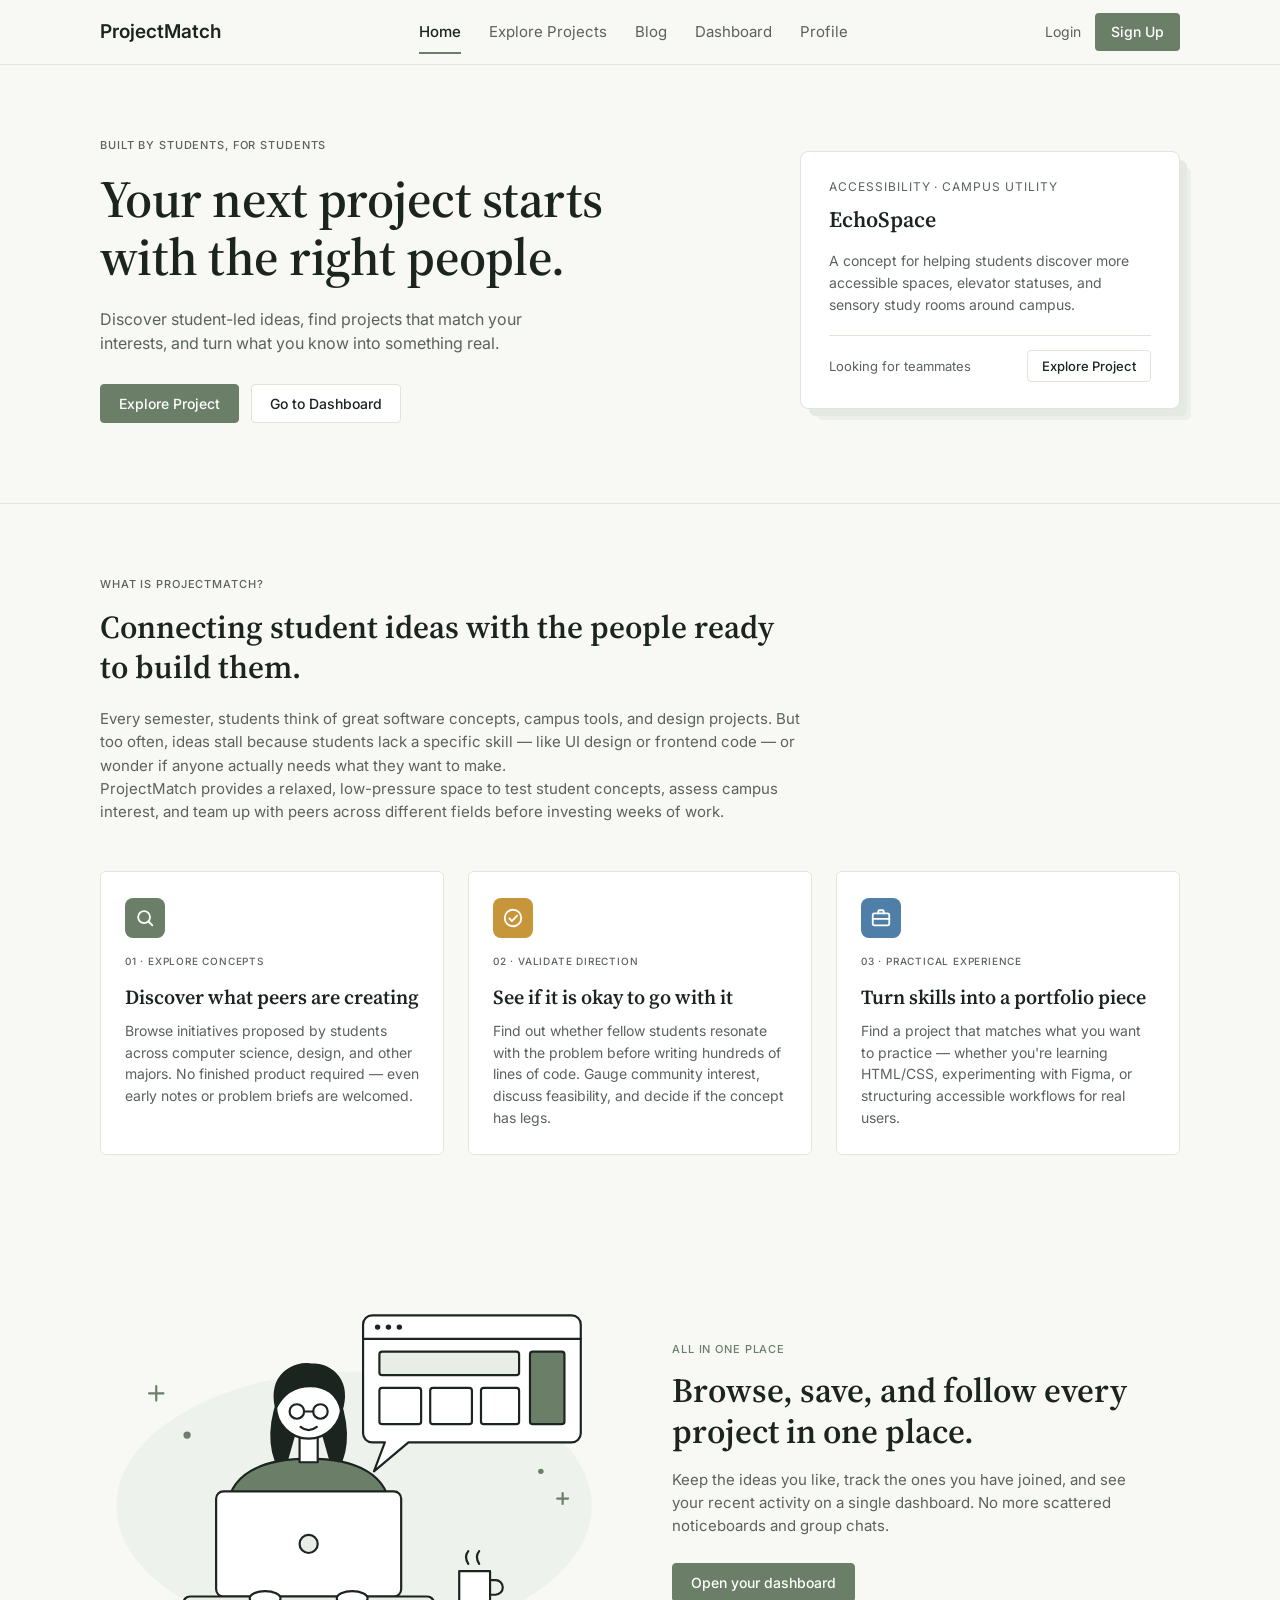
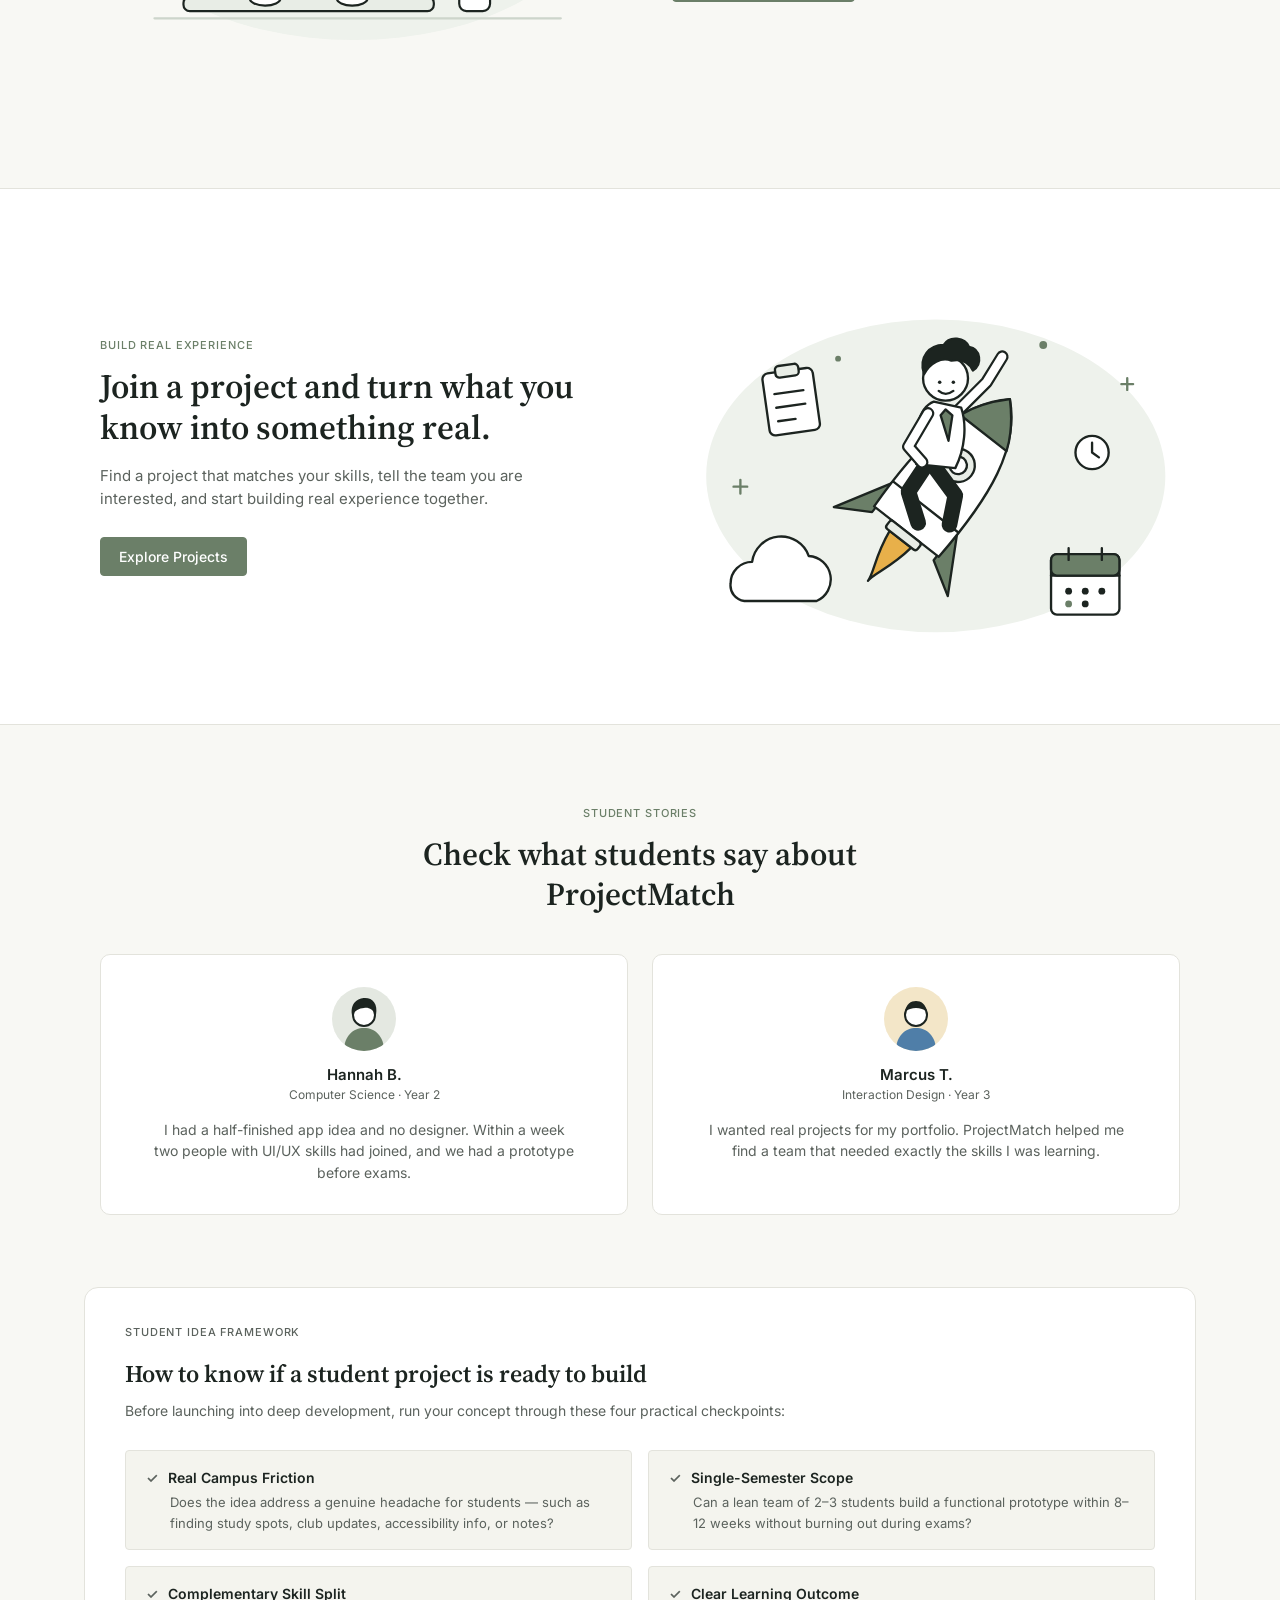
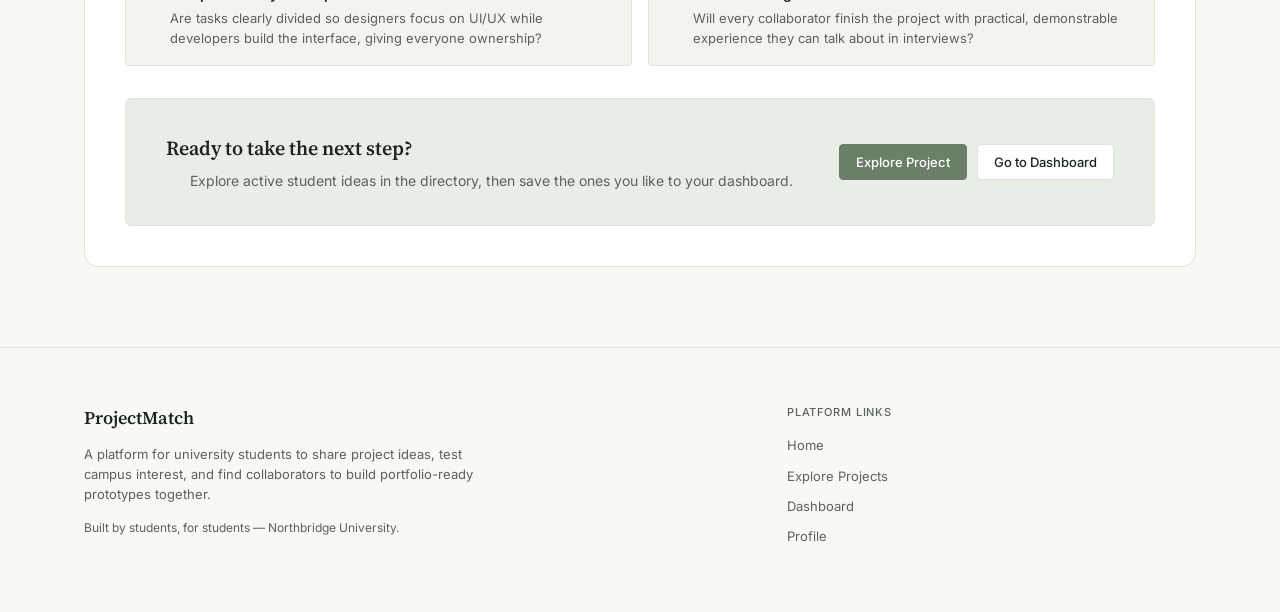
<file: Front-end/index.html>
<!DOCTYPE html>
<html lang="en">
<head>
  <meta charset="UTF-8">
  <meta name="viewport" content="width=device-width, initial-scale=1.0">
  <title>ProjectMatch - Find your project here.</title>
  <link rel="preconnect" href="https://fonts.googleapis.com">
  <link rel="preconnect" href="https://fonts.gstatic.com" crossorigin>
  <link href="https://fonts.googleapis.com/css2?family=Inter:wght@400;500;600&family=Source+Serif+4:wght@600;700&display=swap" rel="stylesheet">
  <style>
    :root {
      --bg: #f8f8f4;
      --card: #ffffff;
      --ink: #1c2420;
      --muted: #5b625d;
      --border: #e3e3dc;
      --green: #6b7f68;
      --tint: #f4f4ee;
      --tint-green: #e8ede6;
      --serif: "Source Serif 4", Georgia, "Times New Roman", serif;
      --sans: "Inter", system-ui, -apple-system, "Segoe UI", Arial, sans-serif;
    }

    * { box-sizing: border-box; margin: 0; padding: 0; }

    body {
      background: var(--bg);
      color: var(--ink);
      font-family: var(--sans);
      font-size: 15px;
      line-height: 1.55;
    }

    a { color: inherit; text-decoration: none; }
    button { font-family: inherit; cursor: pointer; }

    /* small label headings used all over the page */
    .left h3, .about-projec > h3, .cards h3, .section > h3, .footer-right h3 {
      font-size: 11px;
      font-weight: 500;
      letter-spacing: 0.08em;
      text-transform: uppercase;
      color: var(--muted);
    }

    /* ---------- Navbar ---------- */
    .navbar {
      background: var(--bg);
      border-bottom: 1px solid var(--border);
    }
    .nav {
      max-width: 1112px;
      margin: 0 auto;
      height: 64px;
      padding: 0 16px;
      display: flex;
      align-items: center;
      justify-content: space-between;
    }
    .logo {
      display: flex;
      align-items: center;
      gap: 10px;
      font-size: 19px;
      font-weight: 600;
    }
    .navlinks { display: flex; gap: 28px; }
    .navlinks a { color: var(--muted); padding: 8px 0; }
    .navlinks a:first-child {
      color: var(--ink);
      font-weight: 500;
      box-shadow: 0 2px 0 var(--green);
    }
    /* ---------- Hero ---------- */
    .hero-section {
      max-width: 1112px;
      margin: 0 auto;
      padding: 72px 16px 80px;
      display: grid;
      grid-template-columns: 1fr 380px;
      column-gap: 64px;
      align-items: start;
    }
    /* .right sits inside .left in the HTML, so let both share one grid */
    .left { display: contents; }
    .left > h3, .left > h1, .left > p, .left > .button { grid-column: 1; }

    .left > h3 { margin-bottom: 16px; }
    .left > h1 {
      font-family: var(--serif);
      font-size: 52px;
      font-weight: 600;
      line-height: 1.12;
      letter-spacing: -0.01em;
      max-width: 560px;
      text-transform: lowercase;          /* HTML is in capitals */
      margin-bottom: 20px;
    }
    .left > h1::first-letter { text-transform: uppercase; }
    .left > p {
      color: var(--muted);
      font-size: 16px;
      max-width: 470px;
      margin-bottom: 28px;
    }
    .left > .button { display: flex; flex-wrap: wrap; gap: 12px; }

    .explore-project {
      background: var(--green);
      color: #fff;
      border: 1px solid var(--green);
      border-radius: 4px;
      padding: 10px 18px;
      font-size: 14px;
      font-weight: 500;
    }
    .share-project, .explore-project2, .share {
      background: var(--card);
      color: var(--ink);
      border: 1px solid var(--border);
      border-radius: 4px;
      padding: 10px 18px;
      font-size: 14px;
      font-weight: 500;
    }

    /* featured card, with a stacked-paper look */
    .right {
      grid-column: 2;
      grid-row: 1 / span 4;
      align-self: center;
      background: var(--card);
      border: 1px solid var(--border);
      border-radius: 8px;
      padding: 26px 28px;
      box-shadow: 8px 8px 0 -1px #e4e9e1, 14px 14px 0 -3px #edf0ea;
      display: grid;
      grid-template-columns: 1fr auto;
      align-items: center;
    }
    .right > * { grid-column: 1 / -1; }
    .right h3 { font-size: 12px; font-weight: 400; color: var(--muted); margin-bottom: 6px; }
    .right h1 { font-family: var(--serif); font-size: 22px; font-weight: 600; margin-bottom: 14px; }
    .right p { color: var(--muted); font-size: 14px; }
    .right hr { border: 0; border-top: 1px solid var(--border); margin: 20px 0 14px; }
    .right p:nth-of-type(2) { grid-column: 1; font-size: 13px; }
    .right button { grid-column: 2; padding: 7px 14px; font-size: 13px; }

    .home > hr { border: 0; border-top: 1px solid var(--border); }

    /* ---------- About ---------- */
    .about {
      max-width: 1112px;
      margin: 0 auto;
      padding: 72px 16px 0;
    }
    .about-projec > h3 { margin-bottom: 14px; }
    .about-projec > h2 {
      font-family: var(--serif);
      font-size: 32px;
      font-weight: 600;
      line-height: 1.25;
      max-width: 700px;
      margin-bottom: 20px;
    }
    .about-projec > p { color: var(--muted); max-width: 700px; }

    .cards {
      display: grid;
      grid-template-columns: repeat(3, 1fr);
      gap: 24px;
      margin-top: 48px;
    }
    .cards > div {
      background: var(--card);
      border: 1px solid var(--border);
      border-radius: 6px;
      padding: 26px 24px;
    }
    .cards h3 { font-size: 10px; margin-bottom: 14px; }
    .cards h2 {
      font-family: var(--serif);
      font-size: 20px;
      font-weight: 600;
      line-height: 1.3;
      margin-bottom: 10px;
    }
    .cards p { color: var(--muted); font-size: 14px; }


    /* ---------- Illustrated sections ---------- */
    .icon { width: 40px; height: 40px; border-radius: 8px; display: grid; place-items: center; margin-bottom: 16px; }
    .icon svg { width: 22px; height: 22px; }

    .eyebrow {
      font-size: 11px;
      font-weight: 500;
      letter-spacing: 0.08em;
      text-transform: uppercase;
      color: var(--green);
    }
    .showcase-wrap { margin-top: 72px; }
    .showcase-wrap.band { background: var(--card); border-top: 1px solid var(--border); border-bottom: 1px solid var(--border); }
    .showcase {
      max-width: 1112px;
      margin: 0 auto;
      padding: 72px 16px;
      display: grid;
      grid-template-columns: 1fr 1fr;
      gap: 64px;
      align-items: center;
    }
    .show-art .illustration { width: 100%; height: auto; display: block; }
    .show-text h2 { font-family: var(--serif); font-size: 34px; font-weight: 600; line-height: 1.2; margin: 12px 0 16px; }
    .show-text p:not(.eyebrow) { color: var(--muted); max-width: 460px; margin-bottom: 26px; }

    .testimonials { max-width: 1112px; margin: 0 auto; padding: 80px 16px 0; text-align: center; }
    .testimonials h2 { font-family: var(--serif); font-size: 32px; font-weight: 600; line-height: 1.25; margin: 12px auto 40px; max-width: 520px; }
    .quotes { display: grid; grid-template-columns: 1fr 1fr; gap: 24px; text-align: center; }
    .quote { background: var(--card); border: 1px solid var(--border); border-radius: 10px; padding: 32px 32px 30px; }
    .avatar-img { width: 64px; height: 64px; border-radius: 50%; display: block; margin: 0 auto 12px; }
    .quote figcaption strong { display: block; font-size: 15px; font-weight: 600; }
    .quote figcaption span { display: block; font-size: 12px; color: var(--muted); margin-bottom: 14px; }
    .quote blockquote { color: var(--muted); font-size: 14px; max-width: 420px; margin: 0 auto; }

    /* ---------- Framework ---------- */
    .framework {
      max-width: 1112px;
      margin: 72px auto 0;
      background: var(--card);
      border: 1px solid var(--border);
      border-radius: 14px;
      padding: 36px 40px 40px;
    }
    .section > h3 { margin-bottom: 14px; }
    .section > h2 {
      font-family: var(--serif);
      font-size: 24px;
      font-weight: 600;
      margin-bottom: 8px;
    }
    .section > p { color: var(--muted); font-size: 14px; }

    .points {
      display: grid;
      grid-template-columns: 1fr 1fr;
      gap: 16px;
      margin-top: 28px;
    }
    .points > div:not(.next) {
      background: var(--tint);
      border: 1px solid var(--border);
      border-radius: 4px;
      padding: 16px 20px;
    }
    .points h3 { font-size: 14px; font-weight: 600; margin-bottom: 4px; }
    .points h3::before { content: "✓"; color: var(--muted); margin-right: 10px; }
    .points p { color: var(--muted); font-size: 13px; padding-left: 24px; }

    .next {
      grid-column: 1 / -1;
      margin-top: 16px;
      background: var(--tint-green);
      border: 1px solid var(--border);
      border-radius: 6px;
      padding: 34px 40px;
      display: grid;
      grid-template-columns: 1fr auto;
      column-gap: 24px;
      align-items: center;
    }
    .next h2 { font-family: var(--serif); font-size: 20px; font-weight: 600; margin-bottom: 6px; }
    .next p { color: var(--muted); font-size: 14px; }
    .next .butt { grid-column: 2; grid-row: 1 / span 2; display: flex; gap: 10px; }
    .pro {
      background: var(--green);
      color: #fff;
      border: 1px solid var(--green);
      border-radius: 4px;
      padding: 9px 16px;
      font-size: 13px;
      font-weight: 500;
    }
    .share { padding: 9px 16px; font-size: 13px; }

    /* ---------- Footer ---------- */
    .footer {
      margin-top: 80px;
      border-top: 1px solid var(--border);
      padding: 56px max(16px, calc((100% - 1112px) / 2)) 56px;
      display: grid;
      grid-template-columns: 1.6fr 1fr;
      gap: 48px;
    }
    .footer-left h2 { font-family: var(--serif); font-size: 18px; font-weight: 600; margin-bottom: 12px; }
    .footer-left p { color: var(--muted); font-size: 13px; max-width: 400px; margin-bottom: 14px; }
    .footer-left p:last-child { font-size: 12px; }
    .footer-right h3 { margin-bottom: 14px; }
    .footer-right a { display: block; color: var(--muted); font-size: 13px; margin-bottom: 10px; }
    .footer-right a:hover { color: var(--ink); }

    /* ---------- Responsive ---------- */
    @media (max-width: 900px) {
      .navlinks { display: none; }
      .hero-section { grid-template-columns: 1fr; }
      .right { grid-column: 1; grid-row: auto; margin-top: 48px; }
      .left > h1 { font-size: 38px; }
      .cards, .points { grid-template-columns: 1fr; }
      .next { grid-template-columns: 1fr; row-gap: 16px; }
      .next .butt { grid-column: 1; grid-row: auto; flex-wrap: wrap; }
      .framework { padding: 28px 20px; border-radius: 10px; }
      .footer { grid-template-columns: 1fr; }
      .showcase { grid-template-columns: 1fr; gap: 32px; padding: 48px 16px; }
      .show-art { order: -1; }
      .show-text h2 { font-size: 28px; }
      .quotes { grid-template-columns: 1fr; }
    }
  </style>
</head>
<body>
  <section class="navbar">
  <div class="nav">
    <a href="index.html" class="logo"> ProjectMatch</a>
    <div class="navlinks">
      <a href="index.html">Home</a>
      <a href="explore.html">Explore Projects</a>
      <a href="blog.html">Blog</a>
      <a href="dashboard.html">Dashboard</a>
      <a href="profile.html">Profile</a>
    </div>
    <div id="pm-auth"></div>
  </div>
  </section>

  <section class="home">
    <div class="hero-section">
      <!-- left box -->
      <div class="left">
        <h3>BUILT BY STUDENTS, FOR STUDENTS</h3>
        <h1>YOUR NEXT PROJECT STARTS WITH THE RIGHT PEOPLE.</h1>
        <p>Discover student-led ideas, find projects that match your interests, and turn what you know into something real.</p>
        <div class="button">
          <button class="explore-project" onclick="location.href='explore.html'">Explore Project</button>
          <button class="share-project" onclick="location.href='dashboard.html'">Go to Dashboard</button>
        </div>

        <!-- right box -->
         <div class="right">
          <h3>Accessibility · Campus Utility</h3>
          <h1>EchoSpace</h1>
          <p>A concept for helping students discover more accessible spaces, elevator statuses, and sensory study rooms around campus.</p>
          <hr>
          <p>Looking for teammates</p>
          <button class="explore-project2" onclick="location.href='explore.html'">Explore Project</button>
         </div>
      </div>
    </div>
    <hr>
  </section>

   <!--about website  -->
<section class="about">
  <div class="about-projec">
    <h3>WHAT IS PROJECTMATCH?</h3>
    <h2>Connecting student ideas with the people ready to build them.</h2>
    <p>Every semester, students think of great software concepts, campus tools, and design projects. But too often, ideas stall because students lack a specific skill — like UI design or frontend code — or wonder if anyone actually needs what they want to make.
<br>
ProjectMatch provides a relaxed, low-pressure space to test student concepts, assess campus interest, and team up with peers across different fields before investing weeks of work.</p>
  </div>
  <div class="cards">
    <div class="card1">
      <span class="icon" style="background:#6b7f68"><svg viewBox="0 0 24 24" fill="none" stroke="#fff" stroke-width="2" stroke-linecap="round" stroke-linejoin="round" aria-hidden="true"><circle cx="11" cy="11" r="6.5"/><path d="M20 20l-4.2-4.2"/></svg></span>
      <h3>01 · Explore Concepts</h3>
      <h2>Discover what peers are creating</h2>
      <p>Browse initiatives proposed by students across computer science, design, and other majors. No finished product required — even early notes or problem briefs are welcomed.</p>
    </div>

    <div class="card2">
      <span class="icon" style="background:#c8963a"><svg viewBox="0 0 24 24" fill="none" stroke="#fff" stroke-width="2" stroke-linecap="round" stroke-linejoin="round" aria-hidden="true"><circle cx="12" cy="12" r="9"/><path d="M8 12.5l2.8 2.8L16.5 9.5"/></svg></span>
      <h3>02 · Validate Direction</h3>
      <h2>See if it is okay to go with it</h2>
      <p>Find out whether fellow students resonate with the problem before writing hundreds of lines of code. Gauge community interest, discuss feasibility, and decide if the concept has legs.</p>
    </div>

     <div class="card3">
      <span class="icon" style="background:#4f7ea8"><svg viewBox="0 0 24 24" fill="none" stroke="#fff" stroke-width="2" stroke-linecap="round" stroke-linejoin="round" aria-hidden="true"><rect x="3" y="7" width="18" height="13" rx="2"/><path d="M9 7V5a1.5 1.5 0 0 1 1.5-1.5h3A1.5 1.5 0 0 1 15 5v2M3 13h18"/></svg></span>
      <h3>03 · Practical Experience</h3>
      <h2>Turn skills into a portfolio piece</h2>
      <p>Find a project that matches what you want to practice — whether you're learning HTML/CSS, experimenting with Figma, or structuring accessible workflows for real users.</p>
    </div>
  </div>
</section>

<!-- illustrated section: everything in one place -->
<section class="showcase-wrap">
  <div class="showcase">
    <div class="show-art">
      <svg class="illustration" viewBox="0 0 560 380" xmlns="http://www.w3.org/2000/svg" role="img" aria-label="A student working on a laptop with a project window beside her">
  <ellipse cx="280" cy="228" rx="262" ry="148" fill="#eef2ec"/>
  <path d="M60 352H508" stroke="#cdd5cb" stroke-width="2.4" stroke-linecap="round"/>
  <g stroke="#1c2420" stroke-width="2.4" stroke-linecap="round" stroke-linejoin="round" fill="#fff">
    <!-- project window bubble -->
    <g transform="translate(40 0)">
    <path d="M260 18H480a10 10 0 0 1 10 10V148a10 10 0 0 1-10 10H300L262 190 274 158H260a10 10 0 0 1-10-10V28a10 10 0 0 1 10-10Z"/>
    <path d="M250 44H490" fill="none"/>
    <circle cx="266" cy="31" r="3" fill="#1c2420" stroke="none"/>
    <circle cx="278" cy="31" r="3" fill="#1c2420" stroke="none"/>
    <circle cx="290" cy="31" r="3" fill="#1c2420" stroke="none"/>
    <rect x="268" y="58" width="154" height="26" rx="3" fill="#e8ede6"/>
    <rect x="268" y="98" width="46" height="40" rx="3"/>
    <rect x="324" y="98" width="46" height="40" rx="3"/>
    <rect x="380" y="98" width="42" height="40" rx="3"/>
    <rect x="434" y="58" width="38" height="80" rx="3" fill="#6b7f68"/>
    </g>

    <!-- person -->
    <path d="M196 112C184 146 188 176 202 192L214 150Z" fill="#1c2420"/>
    <path d="M264 112C276 146 272 176 258 192L246 150Z" fill="#1c2420"/>
    <path d="M140 236C140 192 180 176 230 176S320 192 320 236Z" fill="#6b7f68"/>
    <path d="M220 148v32h20v-32" fill="#fff"/>
    <circle cx="230" cy="118" r="36" fill="#fff"/>
    <path d="M194 120C186 82 214 70 232 72 258 72 276 92 266 124 262 104 248 96 232 96 214 96 202 104 194 120Z" fill="#1c2420"/>
    <circle cx="217" cy="124" r="8" fill="none"/>
    <circle cx="243" cy="124" r="8" fill="none"/>
    <path d="M225 124h10" fill="none"/>
    <path d="M221 141q9 7 18 0" fill="none"/>

    <!-- laptop -->
    <rect x="128" y="212" width="204" height="116" rx="8"/>
    <circle cx="230" cy="270" r="10" fill="#e8ede6"/>
    <rect x="92" y="328" width="276" height="16" rx="7" fill="#e8ede6"/>
    <ellipse cx="182" cy="330" rx="17" ry="8"/>
    <ellipse cx="278" cy="330" rx="17" ry="8"/>

    <!-- mug -->
    <path d="M396 300h34v36a8 8 0 0 1-8 8h-18a8 8 0 0 1-8-8Z"/>
    <path d="M430 310h6a8 8 0 0 1 0 16h-6" fill="none"/>
    <path d="M406 292q-5-8 0-14M418 292q-5-8 0-14" fill="none"/>

    <!-- sparkles -->
    <path d="M62 96v16M54 104h16M510 214v12M504 220h12" fill="none" stroke="#6b7f68"/>
    <circle cx="96" cy="150" r="4" fill="#6b7f68" stroke="none"/>
    <circle cx="486" cy="190" r="3" fill="#6b7f68" stroke="none"/>
  </g>
</svg>
    </div>
    <div class="show-text">
      <p class="eyebrow">All in one place</p>
      <h2>Browse, save, and follow every project in one place.</h2>
      <p>Keep the ideas you like, track the ones you have joined, and see your recent activity on a single dashboard. No more scattered noticeboards and group chats.</p>
      <button class="explore-project" onclick="location.href='dashboard.html'">Open your dashboard</button>
    </div>
  </div>
</section>

<!-- illustrated section: launch an idea -->
<section class="showcase-wrap band">
  <div class="showcase">
    <div class="show-text">
      <p class="eyebrow">Build real experience</p>
      <h2>Join a project and turn what you know into something real.</h2>
      <p>Find a project that matches your skills, tell the team you are interested, and start building real experience together.</p>
      <button class="explore-project" onclick="location.href='explore.html'">Explore Projects</button>
    </div>
    <div class="show-art">
      <svg class="illustration" viewBox="0 0 520 400" xmlns="http://www.w3.org/2000/svg" role="img" aria-label="A student riding a rocket with project icons floating around">
  <ellipse cx="270" cy="220" rx="235" ry="160" fill="#eef2ec"/>
  <g stroke="#1c2420" stroke-width="2.4" stroke-linecap="round" stroke-linejoin="round" fill="#fff">
    <!-- cloud -->
    <path d="M60 330a22 22 0 0 1 22-22 30 30 0 0 1 58-6 24 24 0 0 1 8 46H74a16 16 0 0 1-14-18Z"/>

    <!-- rocket -->
    <g transform="translate(272 236) rotate(38)">
      <path d="M-14 62C-10 92 0 106 0 116 0 106 10 92 14 62Z" fill="#e8b04a"/>
      <path d="M-40 18L-74 78-40 58Z" fill="#6b7f68"/>
      <path d="M40 18L74 78 40 58Z" fill="#6b7f68"/>
      <path d="M0 -120C38 -86 46 -30 42 52H-42C-46 -30 -38 -86 0 -120Z"/>
      <path d="M0 -120C14 -106 24 -92 30 -76H-30C-24 -92 -14 -106 0 -120Z" fill="#6b7f68"/>
      <circle cx="0" cy="-34" r="17" fill="#e8ede6"/>
      <circle cx="0" cy="-34" r="9"/>
      <rect x="-20" y="52" width="40" height="10" rx="3" fill="#e8ede6"/>
      <path d="M-42 20H42" fill="none"/>
    </g>

    <!-- person: legs -->
    <path d="M262 206L242 236 252 268" fill="none" stroke="#1c2420" stroke-width="16"/>
    <path d="M268 210L290 240 284 270" fill="none" stroke="#1c2420" stroke-width="16"/>
    <!-- waving arm (behind body) -->
    <path d="M290 156L322 124 338 98" fill="none" stroke="#1c2420" stroke-width="13"/>
    <path d="M290 156L322 124 338 98" fill="none" stroke="#fff" stroke-width="8.5"/>
    <!-- torso + tie -->
    <path d="M250 208C246 178 252 150 268 144L296 150C302 168 300 192 290 212Z"/>
    <path d="M280 152l7 6-4 26-8-26Z" fill="#6b7f68"/>
    <!-- other arm -->
    <path d="M262 156L242 190 256 206" fill="none" stroke="#1c2420" stroke-width="13"/>
    <path d="M262 156L242 190 256 206" fill="none" stroke="#fff" stroke-width="8.5"/>
    <!-- head + hair -->
    <circle cx="280" cy="120" r="23"/>
    <path d="M258 116c-6-18 6-30 20-30 6-10 22-8 26 2 12 2 14 18 4 24-4-8-12-12-22-10-10-4-22 2-28 14Z" fill="#1c2420"/>
    <circle cx="274" cy="124" r="1.8" fill="#1c2420" stroke="none"/>
    <circle cx="288" cy="124" r="1.8" fill="#1c2420" stroke="none"/>
    <path d="M273 133q7 6 15 0" fill="none"/>

    <!-- floating clipboard -->
    <rect x="96" y="112" width="52" height="64" rx="6" transform="rotate(-8 122 144)"/>
    <g transform="rotate(-8 122 144)" fill="none">
      <rect x="110" y="106" width="24" height="12" rx="4" fill="#e8ede6"/>
      <path d="M106 134h30M106 148h30M106 162h18"/>
    </g>
    <!-- floating calendar -->
    <rect x="388" y="300" width="70" height="62" rx="6"/>
    <path d="M388 322H458" fill="none"/>
    <rect x="388" y="300" width="70" height="22" rx="6" fill="#6b7f68"/>
    <path d="M406 294v12M440 294v12" fill="none"/>
    <circle cx="406" cy="338" r="3.5" fill="#1c2420" stroke="none"/>
    <circle cx="423" cy="338" r="3.5" fill="#1c2420" stroke="none"/>
    <circle cx="440" cy="338" r="3.5" fill="#1c2420" stroke="none"/>
    <circle cx="406" cy="351" r="3.5" fill="#6b7f68" stroke="none"/>
    <circle cx="423" cy="351" r="3.5" fill="#1c2420" stroke="none"/>
    <!-- small gear/clock -->
    <circle cx="430" cy="196" r="17"/>
    <path d="M430 186v10l7 5" fill="none"/>
    <!-- sparkles -->
    <path d="M70 224v14M63 231h14M466 120v12M460 126h12" fill="none" stroke="#6b7f68"/>
    <circle cx="170" cy="100" r="3" fill="#6b7f68" stroke="none"/>
    <circle cx="380" cy="86" r="4" fill="#6b7f68" stroke="none"/>
  </g>
</svg>
    </div>
  </div>
</section>

<!-- testimonials (sample text, replace with real quotes) -->
<section class="testimonials">
  <p class="eyebrow">Student stories</p>
  <h2>Check what students say about ProjectMatch</h2>
  <div class="quotes">
    <figure class="quote">
      <svg class="avatar-img" viewBox="0 0 64 64" aria-hidden="true"><rect width="64" height="64" fill="#e4e8e1"/><path d="M12 64c0-15 9-23 20-23s20 8 20 23Z" fill="#6b7f68"/><circle cx="32" cy="28" r="11" fill="#fff" stroke="#1c2420" stroke-width="2"/><path d="M20 28c-2-12 6-17 13-17 8 0 13 6 11 17-3-6-8-8-12-7-5 0-9 3-12 7Z" fill="#1c2420"/></svg>
      <figcaption><strong>Hannah B.</strong><span>Computer Science · Year 2</span></figcaption>
      <blockquote>I had a half-finished app idea and no designer. Within a week two people with UI/UX skills had joined, and we had a prototype before exams.</blockquote>
    </figure>
    <figure class="quote">
      <svg class="avatar-img" viewBox="0 0 64 64" aria-hidden="true"><rect width="64" height="64" fill="#f3e6c8"/><path d="M12 64c0-15 9-23 20-23s20 8 20 23Z" fill="#4f7ea8"/><circle cx="32" cy="28" r="11" fill="#fff" stroke="#1c2420" stroke-width="2"/><path d="M21 25c1-8 6-11 11-11s10 3 11 11c-3-3-7-4-11-4s-8 1-11 4Z" fill="#1c2420"/></svg>
      <figcaption><strong>Marcus T.</strong><span>Interaction Design · Year 3</span></figcaption>
      <blockquote>I wanted real projects for my portfolio. ProjectMatch helped me find a team that needed exactly the skills I was learning.</blockquote>
    </figure>
  </div>
</section>
<!-- framework -->
 <section class="framework">
  <div class="section">
    <h3>STUDENT IDEA FRAMEWORK</h3>
    <h2>How to know if a student project is ready to build</h2>
    <p>Before launching into deep development, run your concept through these four practical checkpoints:</p>
  </div>
  <div class="points">
    <div class="point1">
      <h3>Real Campus Friction</h3>
      <p>Does the idea address a genuine headache for students — such as finding study spots, club updates, accessibility info, or notes?</p>
    </div>

     <div class="point2">
      <h3>Single-Semester Scope</h3>
      <p>Can a lean team of 2–3 students build a functional prototype within 8–12 weeks without burning out during exams?</p>
    </div>

    <div class="point3">
      <h3>Complementary Skill Split</h3>
      <p>Are tasks clearly divided so designers focus on UI/UX while developers build the interface, giving everyone ownership?</p>
    </div>

    <div class="point4">
      <h3>Clear Learning Outcome</h3>
      <p>Will every collaborator finish the project with practical, demonstrable experience they can talk about in interviews?</p>
    </div>

    <div class="next">
      <h2>Ready to take the next step?</h2>
      <p>Explore active student ideas in the directory, then save the ones you like to your dashboard.</p>
      <div class="butt">
        <button class="pro" onclick="location.href='explore.html'">Explore Project</button>
        <button class="share" onclick="location.href='dashboard.html'">Go to Dashboard</button>
      </div>
    </div>
  </div>
 </section>
 <!-- footer -->
  <section class="footer">
    <div class="footer-left">
      <h2>ProjectMatch</h2>
      <p>A platform for university students to share project ideas, test campus interest, and find collaborators to build portfolio-ready prototypes together.</p>
      <p>Built by students, for students — Northbridge University.</p>
    </div>
    <div class="footer-right">
      <h3>Platform Links</h3>
      <a href="index.html">Home</a>
      <a href="explore.html">Explore Projects</a>
      <a href="dashboard.html">Dashboard</a>
      <a href="profile.html">Profile</a>
    </div>
  </section>
  <script>
/* ProjectMatch shared script
   Used by every page: accounts, saved/interested state, project posts,
   the navbar (initials + name) and the project details popup.
   Everything is stored in the browser (localStorage) - there is no server. */
(function () {
  'use strict';

  var KEYS = {
    users: 'pm_users',
    current: 'pm_currentUser',
    posts: 'pm_posts',
    state: 'pm_state_',     // + email  -> { saved, interested, activity }
    profile: 'pm_profile_'  // + email  -> { headline, bio, skills, interests }
  };

  /* ---------- helpers ---------- */
  function read(key, fallback) {
    try {
      var v = JSON.parse(localStorage.getItem(key));
      return v === null || v === undefined ? fallback : v;
    } catch (e) { return fallback; }
  }
  function write(key, value) {
    try { localStorage.setItem(key, JSON.stringify(value)); return true; }
    catch (e) { return false; }
  }

  // Tiny DOM builder. Text is always inserted as text, never as HTML.
  function el(tag, attrs, children) {
    var node = document.createElement(tag);
    Object.keys(attrs || {}).forEach(function (k) {
      var v = attrs[k];
      if (v === false || v === null || v === undefined) return;
      if (k === 'class') node.className = v;
      else if (k === 'text') node.textContent = v;
      else if (k.slice(0, 2) === 'on' && typeof v === 'function') node.addEventListener(k.slice(2), v);
      else node.setAttribute(k, v === true ? '' : v);
    });
    [].concat(children || []).forEach(function (c) {
      if (c === null || c === undefined || c === false) return;
      node.appendChild(typeof c === 'string' ? document.createTextNode(c) : c);
    });
    return node;
  }

  function currentPage() {
    return location.pathname.split('/').pop() || 'index.html';
  }

  function timeAgo(ts) {
    var s = Math.floor((Date.now() - ts) / 1000);
    if (s < 60) return 'Just now';
    var m = Math.floor(s / 60);
    if (m < 60) return m + (m === 1 ? ' minute ago' : ' minutes ago');
    var h = Math.floor(m / 60);
    if (h < 24) return h + (h === 1 ? ' hour ago' : ' hours ago');
    var d = Math.floor(h / 24);
    return d === 1 ? 'Yesterday' : d + ' days ago';
  }

  /* ---------- accounts ---------- */
  var Auth = {
    current: function () {
      var u = read(KEYS.current, null);
      return u && u.name ? u : null;
    },
    initials: function (name) {
      var p = String(name).trim().split(/\s+/);
      return ((p[0][0] || '') + (p.length > 1 ? p[p.length - 1][0] : '')).toUpperCase();
    },
    firstName: function (name) { return String(name).trim().split(/\s+/)[0]; },
    logout: function () { try { localStorage.removeItem(KEYS.current); } catch (e) {} },
    // Sends the visitor to the login page if nobody is signed in.
    require: function () {
      var u = Auth.current();
      if (!u) location.href = 'login.html?next=' + encodeURIComponent(currentPage());
      return u;
    },
    updateName: function (name) {
      var u = Auth.current();
      if (!u) return;
      var users = read(KEYS.users, []);
      users.forEach(function (x) { if (x.email === u.email) x.name = name; });
      write(KEYS.users, users);
      var posts = read(KEYS.posts, []);
      posts.forEach(function (x) { if (x.authorEmail === u.email) x.by = name; });
      write(KEYS.posts, posts);
      u.name = name;
      write(KEYS.current, u);
    }
  };

  var Profile = {
    get: function () {
      var u = Auth.current();
      var s = u ? read(KEYS.profile + u.email, {}) : {};
      return { headline: s.headline || '', bio: s.bio || '', skills: s.skills || [], interests: s.interests || [] };
    },
    save: function (p) {
      var u = Auth.current();
      if (u) write(KEYS.profile + u.email, p);
    }
  };

  /* ---------- projects ---------- */
  var CATEGORIES = ['Accessibility', 'Campus Community', 'Education', 'Web Development'];
  var STAGES = ['Idea stage', 'In progress', 'Looking for teammates'];

  // Sample projects so the directory is not empty. Replace with your own.
  var SEED = [
    {
      id: 'echospace', title: 'EchoSpace', category: 'Accessibility', stage: 'Looking for teammates',
      summary: 'A concept for helping students discover more accessible spaces and resources around campus.',
      desc: 'EchoSpace is designed to make campus navigation transparent and stress-free for all students. It maps physical accessibility routes, quiet sensory study zones, automatic door statuses, and wheelchair-accessible elevator locations in real time. We want to collaborate with student designers and front-end developers to turn preliminary user research into an intuitive prototype.',
      why: 'Help build a genuine utility for disabled and neurodiverse students on campus while adding an inclusive design case study to your portfolio.',
      skills: 'UI/UX Design, Frontend', by: 'Maya Chen (Year 3, Design & Ergonomics)'
    },
    {
      id: 'campusconnect', title: 'CampusConnect', category: 'Campus Community', stage: 'Idea stage',
      summary: 'A student-built concept for bringing campus events, clubs, and student activities into one place.',
      desc: 'CampusConnect is a student-built concept for bringing campus events, clubs, and student activities into one place. Right now updates are scattered across noticeboards, group chats, and email lists. The goal is a single, searchable feed that helps students find what is happening and get involved.',
      why: 'Shape a project from the ground up, practise leading a small team, and build a portfolio piece that solves a problem every student recognises.',
      skills: 'JavaScript, UI/UX', by: 'Priya Nair (Year 2, Computer Science)'
    },
    {
      id: 'studyflow', title: 'StudyFlow', category: 'Education', stage: 'In progress',
      summary: 'A simple study-planning tool that helps students organize learning resources and track their academic tasks.',
      desc: 'StudyFlow is a simple study-planning tool that helps students organise learning resources and track their academic tasks. The core planner is under way, and the team is now working on reminders, a weekly view, and a clean way to group notes by module.',
      why: 'Join a project that is already moving, contribute to real features quickly, and gain hands-on experience with a front-end codebase.',
      skills: 'HTML, CSS, JavaScript', by: 'Daniel Okafor (Year 2, Information Systems)'
    },
    {
      id: 'portfoliopal', title: 'PortfolioPal', category: 'Web Development', stage: 'In progress',
      summary: 'A template-based portfolio builder that helps students publish a clean personal site in an afternoon.',
      desc: 'PortfolioPal gives students a handful of well-designed templates and a guided way to fill them in with projects, skills, and contact details. The first template is working and we are now building the editor and a one-click export.',
      why: 'Work on something you will actually use yourself, and practise building reusable components and clean CSS.',
      skills: 'HTML, CSS, UI/UX Design', by: 'Sam Rivera (Year 3, Software Engineering)'
    },
    {
      id: 'greencampus', title: 'GreenCampus', category: 'Campus Community', stage: 'Looking for teammates',
      summary: 'A simple map of recycling points, refill stations, and bike racks around campus.',
      desc: 'GreenCampus is a lightweight map that shows where to recycle, refill a water bottle, or lock up a bike. We have collected the locations for two buildings and need help designing the map view and building a simple filter so students can find what they need quickly.',
      why: 'Turn a small, clear idea into a finished prototype and add a real campus-impact project to your portfolio.',
      skills: 'JavaScript, UI/UX Design', by: 'Lena Fischer (Year 1, Environmental Science)'
    },
    {
      id: 'codebuddy', title: 'CodeBuddy', category: 'Education', stage: 'Idea stage',
      summary: 'A matching tool that pairs beginner coders with peer mentors for short weekly pairing sessions.',
      desc: 'CodeBuddy would let first-year students request a short pairing session on a topic they are stuck on, and let more experienced students offer slots. The idea is still on paper: we are looking for people to help shape the matching rules and sketch the first screens.',
      why: 'Help shape a product from the very start and practise designing for two different kinds of users.',
      skills: 'JavaScript, UI/UX', by: 'Omar Haddad (Year 4, Computer Science)'
    }
  ];

  var Projects = {
    categories: CATEGORIES,
    stages: STAGES,
    // newest posts first, then the samples
    all: function () { return read(KEYS.posts, []).slice().reverse().concat(SEED); },
    get: function (id) {
      var list = Projects.all();
      for (var i = 0; i < list.length; i++) if (list[i].id === id) return list[i];
      return null;
    },
    isOwn: function (p) {
      var u = Auth.current();
      return !!(u && p && p.authorEmail && p.authorEmail === u.email);
    },
    add: function (d) {
      var u = Auth.current();
      if (!u) return null;
      var post = {
        id: 'p' + Date.now().toString(36) + Math.random().toString(36).slice(2, 6),
        title: d.title, category: d.category, stage: d.stage, summary: d.summary,
        desc: d.desc, why: d.why || '', skills: d.skills,
        by: u.name, authorEmail: u.email, createdAt: Date.now()
      };
      var posts = read(KEYS.posts, []);
      posts.push(post);
      if (!write(KEYS.posts, posts)) return null;
      var s = State.get();
      logTo(s, 'posted', post);
      State.put(s);
      return post;
    },
    remove: function (id) {
      var p = Projects.get(id);
      if (!p || !Projects.isOwn(p)) return false;
      write(KEYS.posts, read(KEYS.posts, []).filter(function (x) { return x.id !== id; }));
      var s = State.get();
      s.saved = s.saved.filter(function (x) { return x !== id; });
      s.interested = s.interested.filter(function (x) { return x !== id; });
      logTo(s, 'deleted', p);
      State.put(s);
      return true;
    },
    // Everyone (in this browser) who expressed interest in a project
    interested: function (id) {
      var out = [];
      read(KEYS.users, []).forEach(function (u) {
        var s = read(KEYS.state + u.email, null);
        if (s && s.interested && s.interested.indexOf(id) !== -1) out.push({ name: u.name, email: u.email });
      });
      return out;
    }
  };

  /* ---------- saved / interested / activity (per account) ---------- */
  function logTo(s, type, p) {
    s.activity.unshift({ type: type, id: p.id, title: p.title, at: Date.now() });
    s.activity = s.activity.slice(0, 20);
  }

  var State = {
    get: function () {
      var u = Auth.current();
      var s = (u && read(KEYS.state + u.email, null)) || {};
      return { saved: s.saved || [], interested: s.interested || [], activity: s.activity || [] };
    },
    put: function (s) {
      var u = Auth.current();
      if (u) write(KEYS.state + u.email, s);
    },
    has: function (kind, id) { return State.get()[kind].indexOf(id) !== -1; },
    // kind: 'saved' | 'interested'. Returns the new on/off value.
    toggle: function (kind, id) {
      var p = Projects.get(id);
      if (!p || Projects.isOwn(p)) return false;
      var s = State.get();
      var i = s[kind].indexOf(id);
      var on = i === -1;
      if (on) s[kind].push(id); else s[kind].splice(i, 1);
      logTo(s, kind === 'saved' ? (on ? 'saved' : 'unsaved') : (on ? 'interested' : 'uninterested'), p);
      State.put(s);
      return on;
    }
  };

  var ACTIVITY_TEXT = {
    saved: ['Saved ', ' to your dashboard'],
    unsaved: ['Removed ', ' from your saved projects'],
    interested: ['Expressed interest in ', ''],
    uninterested: ['Withdrew your interest in ', ''],
    posted: ['Posted your idea ', ''],
    deleted: ['Deleted your idea ', '']
  };

  function activityNode(a, onOpen) {
    var parts = ACTIVITY_TEXT[a.type] || ['', ''];
    var live = a.type !== 'deleted' && Projects.get(a.id);
    var title = live
      ? el('a', { href: '#', text: a.title, onclick: function (e) { e.preventDefault(); if (onOpen) onOpen(a.id); } })
      : el('strong', { text: a.title });
    return el('li', {}, [parts[0], title, parts[1], el('time', { text: timeAgo(a.at) })]);
  }

  /* ---------- shared styles (navbar account area, popups, form fields) ---------- */
  var CSS = [
    '.pm-auth{display:flex;align-items:center;gap:14px}',
    '.pm-user{display:flex;align-items:center;gap:10px;font-size:14px;font-weight:500;color:var(--ink,#1c2420);text-decoration:none}',
    '.pm-avatar{width:28px;height:28px;border-radius:50%;background:#e4e8e1;font-size:10px;font-weight:600;display:grid;place-items:center}',
    '.pm-logout{background:none;border:0;color:var(--muted,#5b625d);font:inherit;font-size:13px;text-decoration:underline;cursor:pointer}',
    '.pm-login{color:var(--muted,#5b625d);font-size:14px;text-decoration:none}',
    '.pm-signup{background:var(--green,#6b7f68);color:#fff;border-radius:4px;padding:8px 16px;font-size:14px;font-weight:500;text-decoration:none}',

    'body.pm-modal-open{overflow:hidden}',
    '.pm-overlay{position:fixed;inset:0;background:rgba(28,36,32,.45);display:flex;align-items:center;justify-content:center;padding:16px;z-index:100}',
    '.pm-modal{position:relative;background:var(--card,#fff);color:var(--ink,#1c2420);border-radius:10px;width:100%;max-width:680px;max-height:calc(100vh - 32px);overflow-y:auto;padding:40px 42px 34px;box-shadow:0 20px 50px rgba(0,0,0,.2);font-family:var(--sans,system-ui,sans-serif);font-size:15px;line-height:1.5}',
    '.pm-modal.narrow{max-width:520px}',
    '.pm-close{position:absolute;top:30px;right:30px;width:28px;height:28px;border:0;background:none;color:inherit;font-size:24px;line-height:1;cursor:pointer}',
    '.pm-meta{color:var(--green,#6b7f68);font-size:13px;font-weight:500;margin-bottom:6px;padding-right:40px}',
    '.pm-modal h2{font-family:var(--serif,Georgia,serif);font-size:28px;font-weight:600;line-height:1.2;margin-bottom:4px;padding-right:40px}',
    '.pm-by{color:var(--muted,#5b625d);font-size:14px;margin-bottom:24px}',
    '.pm-by strong{color:#3b423e;font-weight:600}',
    '.pm-desc{color:var(--muted,#5b625d);font-size:17px;line-height:1.6;margin-bottom:24px}',
    '.pm-modal h5{font-size:13px;font-weight:500;letter-spacing:.06em;text-transform:uppercase;margin-bottom:8px}',
    '.pm-text{color:var(--muted,#5b625d);margin-bottom:24px}',
    '.pm-people{list-style:none;margin-bottom:24px;color:var(--muted,#5b625d);font-size:14px}',
    '.pm-people li{margin-bottom:4px}.pm-people a{color:#25406a}',
    '.pm-foot{border-top:1px solid var(--border,#e3e3dc);padding-top:22px;margin-top:6px;display:flex;justify-content:space-between;align-items:center;gap:12px;flex-wrap:wrap}',
    '.pm-note{color:var(--muted,#5b625d);font-size:13px}',
    '.pm-btn{background:var(--card,#fff);border:1px solid var(--border,#e3e3dc);border-radius:4px;padding:9px 16px;font:inherit;font-size:14px;font-weight:500;color:var(--ink,#1c2420);cursor:pointer}',
    '.pm-btn:hover{background:var(--bg,#f8f8f4)}',
    '.pm-interest{border-color:var(--green,#6b7f68);color:var(--green,#6b7f68)}',
    '.pm-interest.on{background:var(--green,#6b7f68);color:#fff}',
    '.pm-primary{background:var(--green,#6b7f68);color:#fff;border:1px solid var(--green,#6b7f68);border-radius:6px;padding:10px 18px;font:inherit;font-size:14px;font-weight:600;cursor:pointer}',
    '.pm-primary:hover{filter:brightness(.94)}',
    '.pm-btn:focus-visible,.pm-primary:focus-visible,.pm-close:focus-visible{outline:2px solid var(--green,#6b7f68);outline-offset:2px}',

    '.pm-field{margin-bottom:16px}',
    '.pm-field label{display:block;font-size:14px;font-weight:500;margin-bottom:6px}',
    '.pm-field input,.pm-field select,.pm-field textarea{width:100%;font:inherit;font-size:14px;color:var(--ink,#1c2420);background:#fff;border:1px solid var(--border,#e3e3dc);border-radius:5px}',
    '.pm-field input,.pm-field select{height:41px;padding:0 12px}',
    '.pm-field textarea{padding:10px 12px;min-height:96px;resize:vertical;line-height:1.5}',
    '.pm-field input:focus,.pm-field select:focus,.pm-field textarea:focus{outline:2px solid rgba(107,127,104,.35);border-color:var(--green,#6b7f68)}',
    '.pm-field [aria-invalid="true"]{border-color:#b3402f}',
    '.pm-hint{color:var(--muted,#5b625d);font-size:12px;margin-top:5px}',
    '.pm-error{color:#b3402f;font-size:12px;margin-top:5px}',
    '.pm-error:empty{display:none}',

    '@media (max-width:700px){.pm-modal{padding:28px 22px 24px}.pm-close{top:20px;right:16px}}'
  ].join('\n');

  function injectStyles() {
    if (document.getElementById('pm-shared-style')) return;
    var style = document.createElement('style');
    style.id = 'pm-shared-style';
    style.textContent = CSS;
    document.head.appendChild(style);
  }

  /* ---------- navbar account area ---------- */
  function renderNav() {
    var box = document.getElementById('pm-auth');
    if (!box) return;
    box.className = 'pm-auth';
    box.textContent = '';
    var u = Auth.current();
    if (u) {
      var logout = el('button', { class: 'pm-logout', type: 'button', text: 'Log out' });
      logout.addEventListener('click', function () { Auth.logout(); location.href = 'index.html'; });
      box.appendChild(el('a', { class: 'pm-user', href: 'profile.html', title: 'Your profile' }, [
        el('span', { class: 'pm-avatar', text: Auth.initials(u.name) }),
        el('span', { text: Auth.firstName(u.name) })
      ]));
      box.appendChild(logout);
    } else {
      box.appendChild(el('a', { class: 'pm-login', href: 'login.html', text: 'Login' }));
      box.appendChild(el('a', { class: 'pm-signup', href: 'register.html', text: 'Sign Up' }));
    }
  }

  /* ---------- popups ---------- */
  function openModal(content, extraClass) {
    var previous = document.activeElement;
    var closeBtn = el('button', { class: 'pm-close', type: 'button', 'aria-label': 'Close', text: '×' });
    var box = el('div', { class: 'pm-modal' + (extraClass ? ' ' + extraClass : ''), role: 'dialog', 'aria-modal': 'true', 'aria-labelledby': 'pm-modal-title' }, [closeBtn, content]);
    var overlay = el('div', { class: 'pm-overlay' }, box);

    function onKey(e) { if (e.key === 'Escape') close(); }
    function close() {
      document.removeEventListener('keydown', onKey);
      if (overlay.parentNode) overlay.parentNode.removeChild(overlay);
      document.body.classList.remove('pm-modal-open');
      if (previous && previous.focus) previous.focus();
    }
    closeBtn.addEventListener('click', close);
    overlay.addEventListener('mousedown', function (e) { if (e.target === overlay) close(); });
    document.addEventListener('keydown', onKey);

    document.body.appendChild(overlay);
    document.body.classList.add('pm-modal-open');
    closeBtn.focus();
    return { close: close };
  }

  // Project details popup with Save and "I'm interested" toggles.
  // onChange runs after anything changes so the page can refresh itself.
  function openProject(id, onChange) {
    var p = Projects.get(id);
    if (!p) return null;
    var own = Projects.isOwn(p);
    var modal;

    var parts = [
      el('p', { class: 'pm-meta', text: p.category + ' · ' + p.stage }),
      el('h2', { id: 'pm-modal-title', text: p.title }),
      el('p', { class: 'pm-by' }, ['Initiated by ', el('strong', { text: p.by + (own ? ' (you)' : '') })]),
      el('p', { class: 'pm-desc', text: p.desc })
    ];
    if (p.why) parts.push(el('h5', { text: 'Why join this project?' }), el('p', { class: 'pm-text', text: p.why }));
    if (p.skills) parts.push(el('h5', { text: 'Skills needed' }), el('p', { class: 'pm-text', text: p.skills }));

    if (own) {
      var people = Projects.interested(id);
      parts.push(el('h5', { text: 'People interested' }));
      parts.push(people.length
        ? el('ul', { class: 'pm-people' }, people.map(function (x) {
            return el('li', {}, [x.name + ' — ', el('a', { href: 'mailto:' + x.email, text: x.email })]);
          }))
        : el('p', { class: 'pm-text', text: 'No one has expressed interest yet.' }));
      parts.push(el('div', { class: 'pm-foot' }, [
        el('button', {
          class: 'pm-btn', type: 'button', text: 'Delete idea',
          onclick: function () {
            if (!confirm('Delete "' + p.title + '"? This cannot be undone.')) return;
            Projects.remove(id);
            modal.close();
            if (onChange) onChange();
          }
        }),
        el('span', { class: 'pm-note', text: 'You started this project.' })
      ]));
    } else {
      var saveBtn = el('button', { class: 'pm-btn', type: 'button' });
      var interestBtn = el('button', { class: 'pm-btn pm-interest', type: 'button' });
      var paint = function () {
        var saved = State.has('saved', id), interested = State.has('interested', id);
        saveBtn.textContent = saved ? 'Saved' : 'Save';
        saveBtn.setAttribute('aria-pressed', String(saved));
        interestBtn.textContent = interested ? '✓ Interest Expressed' : "I'm interested";
        interestBtn.classList.toggle('on', interested);
        interestBtn.setAttribute('aria-pressed', String(interested));
      };
      var handler = function (kind) {
        return function () {
          if (!Auth.require()) return;
          State.toggle(kind, id);
          paint();
          if (onChange) onChange();
        };
      };
      saveBtn.addEventListener('click', handler('saved'));
      interestBtn.addEventListener('click', handler('interested'));
      paint();
      parts.push(el('div', { class: 'pm-foot' }, [saveBtn, interestBtn]));
    }

    modal = openModal(el('div', {}, parts));
    return modal;
  }

  /* ---------- start ---------- */
  injectStyles();
  function start() { renderNav(); }
  if (document.readyState === 'loading') document.addEventListener('DOMContentLoaded', start);
  else start();

  window.PM = {
    el: el, timeAgo: timeAgo, Auth: Auth, Profile: Profile, Projects: Projects, State: State,
    renderNav: renderNav, activityNode: activityNode,
    ui: { openModal: openModal, openProject: openProject }
  };
})();

  </script>
  <script src="site.js"></script>
</body>
</html>
</file>
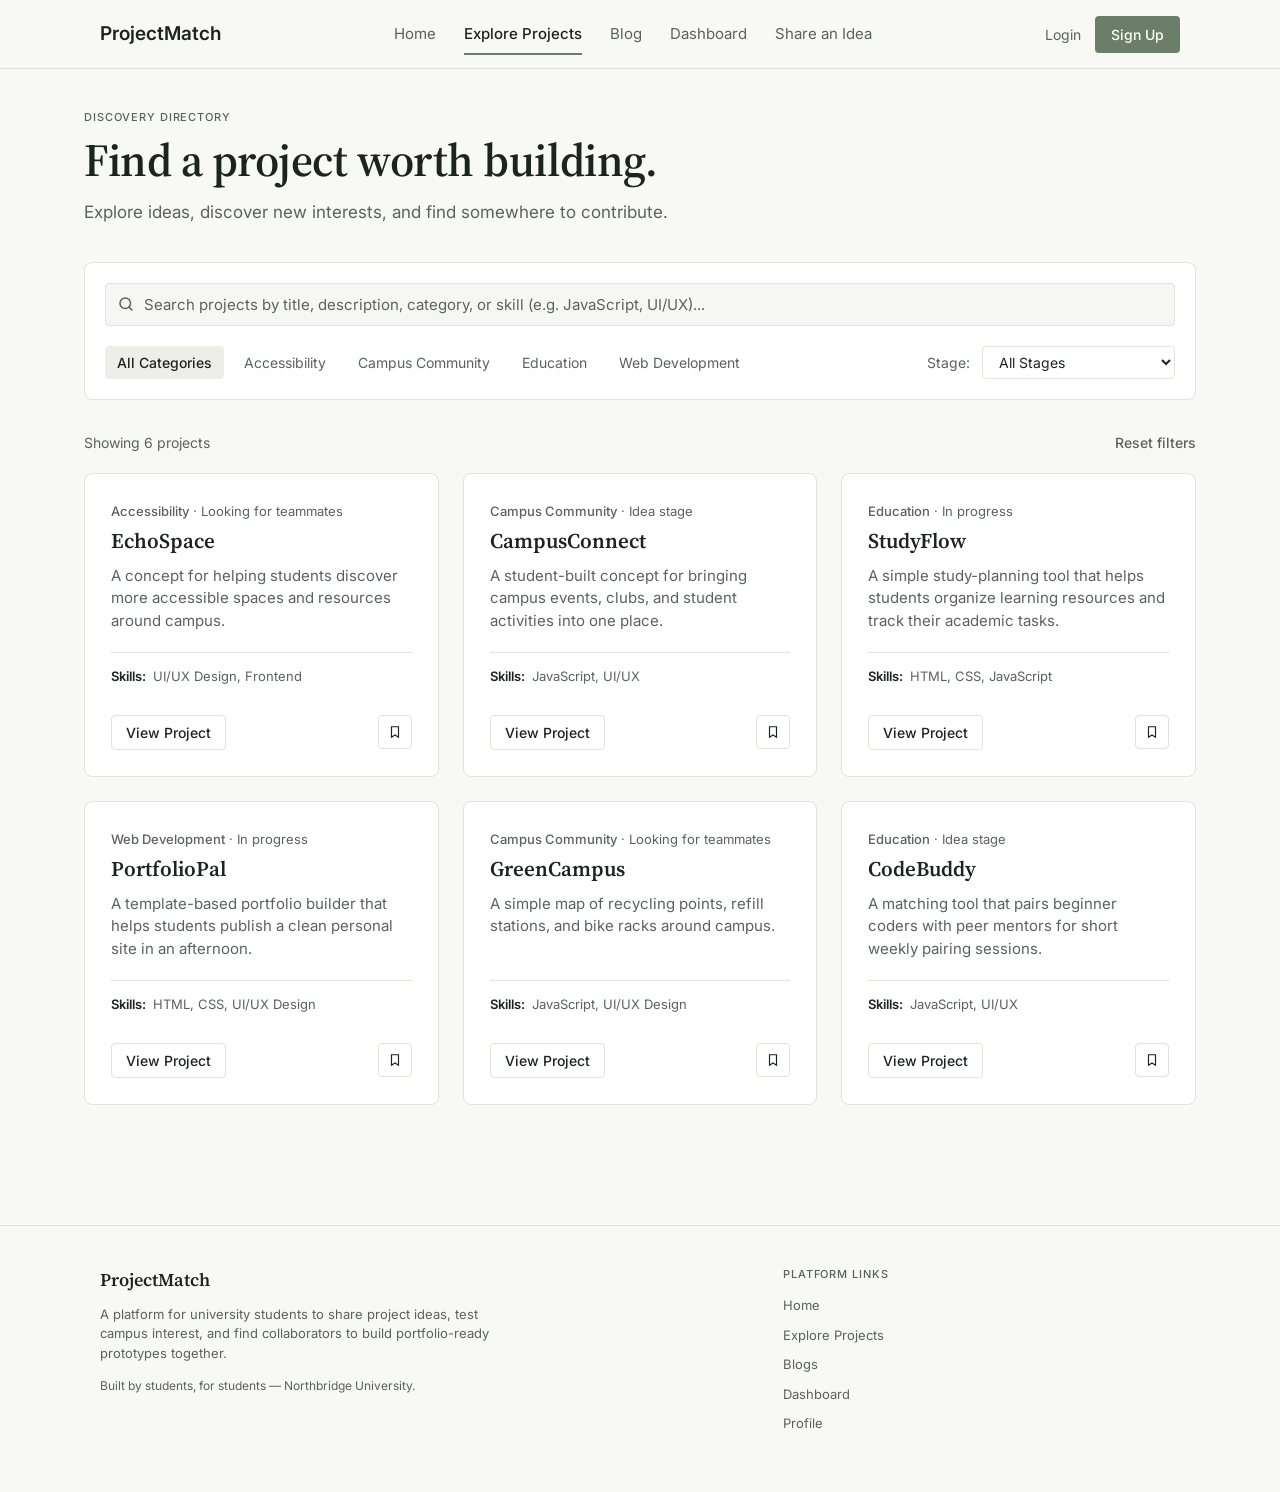
<file: Front-end/explore.html>
<!DOCTYPE html>
<html lang="en">
<head>
  <meta charset="UTF-8">
  <meta name="viewport" content="width=device-width, initial-scale=1.0">
  <title>ProjectMatch - Explore Projects</title>
  <link rel="preconnect" href="https://fonts.googleapis.com">
  <link rel="preconnect" href="https://fonts.gstatic.com" crossorigin>
  <link href="https://fonts.googleapis.com/css2?family=Inter:wght@400;500;600&family=Source+Serif+4:wght@600;700&display=swap" rel="stylesheet">
  <style>
    :root {
      --bg: #f8f8f4;
      --card: #ffffff;
      --ink: #1c2420;
      --muted: #5b625d;
      --border: #e3e3dc;
      --green: #6b7f68;
      --chip: #eeeee8;
      --serif: "Source Serif 4", Georgia, "Times New Roman", serif;
      --sans: "Inter", system-ui, -apple-system, "Segoe UI", Arial, sans-serif;
    }

    * { box-sizing: border-box; margin: 0; padding: 0; }

    body {
      background: var(--bg);
      color: var(--ink);
      font-family: var(--sans);
      font-size: 15px;
      line-height: 1.5;
    }

    button, select, input { font-family: inherit; }
    a { color: inherit; text-decoration: none; }

    /* ---------- Header ---------- */
    .site-header { border-bottom: 1px solid var(--border); background: var(--bg); }
    .nav {
      max-width: 1112px;
      margin: 0 auto;
      height: 68px;
      display: flex;
      align-items: center;
      justify-content: space-between;
      padding: 0 16px;
    }
    .logo { display: flex; align-items: center; gap: 10px; font-weight: 600; font-size: 19px; }
    .nav-links { display: flex; gap: 28px; list-style: none; }
    .nav-links a { display: block; padding: 8px 0; color: var(--muted); font-size: 15px; }
    .nav-links a.active { color: var(--ink); font-weight: 500; box-shadow: 0 2px 0 var(--green); }

    /* ---------- Search section ---------- */
    .search, .projects { max-width: 1112px; margin: 0 auto; }
    .search { padding-top: 40px; }

    .panel h3 {
      font-size: 11px;
      font-weight: 500;
      letter-spacing: 0.08em;
      color: var(--muted);
      margin-bottom: 8px;
    }
    .panel h1 {
      font-family: var(--serif);
      font-size: 46px;
      font-weight: 600;
      line-height: 1.15;
      letter-spacing: -0.01em;
      margin-bottom: 14px;
    }
    .panel p { font-size: 17px; color: var(--muted); margin-bottom: 36px; }

    .search-wrap {
      background: var(--card);
      border: 1px solid var(--border);
      border-radius: 8px;
      padding: 20px;
    }
    .search-box { position: relative; margin-bottom: 20px; }
    .search-box input {
      width: 100%;
      height: 43px;
      background: #f6f6f2;
      border: 1px solid var(--border);
      border-radius: 4px;
      padding: 0 16px 0 38px;
      font-size: 15px;
      color: var(--ink);
    }
    .search-box input::placeholder { color: var(--muted); }
    .search-box input:focus { outline: 2px solid rgba(107, 127, 104, 0.35); border-color: var(--green); }
    .search-button {
      position: absolute;
      left: 12px;
      top: 50%;
      transform: translateY(-50%);
      width: 18px;
      height: 18px;
      border: 0;
      background: none;
      color: var(--muted);
      cursor: pointer;
      font-size: 0;
    }
    .search-button svg { width: 100%; height: 100%; }

    .controls { display: flex; align-items: center; justify-content: space-between; gap: 16px; flex-wrap: wrap; }
    .buttons { display: flex; gap: 8px; flex-wrap: wrap; }
    .buttons button {
      background: none;
      border: 0;
      border-radius: 4px;
      padding: 8px 12px;
      font-size: 14px;
      color: var(--muted);
      cursor: pointer;
    }
    .buttons button:hover { color: var(--ink); }
    .buttons button.active { background: var(--chip); color: var(--ink); font-weight: 500; }

    .filter { display: flex; align-items: center; gap: 12px; font-size: 14px; color: var(--muted); }
    .filter select {
      width: 193px;
      height: 33px;
      padding: 0 12px;
      border: 1px solid var(--border);
      border-radius: 4px;
      background: var(--card);
      font-size: 14px;
      color: var(--ink);
    }

    /* ---------- Projects ---------- */
    .projects { padding-top: 32px; padding-bottom: 64px; }
    .results-bar {
      display: flex;
      justify-content: space-between;
      align-items: center;
      font-size: 14px;
      color: var(--muted);
      margin-bottom: 20px;
    }
    .results-bar h3 { font-weight: 400; font-size: 14px; }
    .results-bar a { font-weight: 500; }

    .sections { display: grid; grid-template-columns: repeat(3, 1fr); gap: 24px; }

    .pcard {
      background: var(--card);
      border: 1px solid var(--border);
      border-radius: 8px;
      padding: 28px 26px 26px;
      display: flex;
      flex-direction: column;
    }
    .sections h3.meta { font-size: 13px; font-weight: 400; color: var(--muted); margin-bottom: 4px; }
    .meta .cat { font-weight: 500; }
    .meta .dot { margin: 0 4px; }
    .sections h2 { font-family: var(--serif); font-size: 21px; font-weight: 600; margin-bottom: 8px; }
    .pcard p { color: var(--muted); font-size: 15px; line-height: 1.5; margin-bottom: 20px; }
    .pcard hr { border: 0; border-top: 1px solid var(--border); margin-top: auto; margin-bottom: 14px; }
    .sections h3.skill-line { font-size: 13px; font-weight: 400; color: var(--muted); margin-bottom: 28px; }
    .skills { font-weight: 600; color: var(--ink); margin-right: 3px; }

    .card-footer { display: flex; align-items: center; justify-content: space-between; }
    .view {
      background: var(--card);
      border: 1px solid var(--border);
      border-radius: 4px;
      padding: 8px 14px;
      font-size: 14px;
      font-weight: 500;
      color: var(--ink);
      cursor: pointer;
    }
    .view:hover { background: var(--bg); }
    .bookmark {
      width: 34px; height: 34px;
      border: 1px solid var(--border);
      border-radius: 4px;
      background: var(--card);
      color: var(--ink);
      display: grid;
      place-items: center;
      cursor: pointer;
    }
    .bookmark svg { width: 14px; height: 14px; fill: none; stroke: currentColor; stroke-width: 2; }
    .bookmark.saved { background: var(--green); border-color: var(--green); color: #fff; }
    .bookmark.saved svg { fill: currentColor; }
    .own-tag {
      font-size: 12px;
      font-weight: 500;
      color: var(--green);
      background: #eef2ec;
      border-radius: 4px;
      padding: 5px 10px;
    }
    .empty {
      grid-column: 1 / -1;
      background: var(--card);
      border: 1px dashed var(--border);
      border-radius: 8px;
      padding: 40px 24px;
      text-align: center;
      color: var(--muted);
    }
    .empty a { color: var(--green); font-weight: 600; }

    button:focus-visible, a:focus-visible, select:focus-visible { outline: 2px solid var(--green); outline-offset: 2px; }

    /* ---------- Responsive ---------- */
    @media (max-width: 1160px) { .search, .projects { padding-left: 16px; padding-right: 16px; } }
    @media (max-width: 900px) { .sections { grid-template-columns: 1fr 1fr; } .nav-links { display: none; } }
    @media (max-width: 600px) { .sections { grid-template-columns: 1fr; } .panel h1 { font-size: 34px; } }
  </style>
</head>
<body>

  <header class="site-header">
    <nav class="nav">
      <a href="index.html" class="logo">ProjectMatch</a>
      <ul class="nav-links">
        <li><a href="index.html">Home</a></li>
        <li><a href="explore.html" class="active">Explore Projects</a></li>
        <a href="blog.html">Blog</a>
        <li><a href="dashboard.html">Dashboard</a></li>
        <li><a href="write.html">Share an Idea</a></li>
      </ul>
      <div id="pm-auth"></div>
    </nav>
  </header>

  <section class="search">
    <div class="panel">
      <h3>DISCOVERY DIRECTORY</h3>
      <h1>Find a project worth building.</h1>
      <p>Explore ideas, discover new interests, and find somewhere to contribute.</p>
    </div>

    <div class="search-wrap">
      <div class="search-box">
        <button class="search-button" type="button" aria-label="Search" id="search-btn">
          Search
          <svg viewBox="0 0 24 24" fill="none" stroke="currentColor" stroke-width="2" stroke-linecap="round" aria-hidden="true"><circle cx="11" cy="11" r="7"/><path d="M20 20l-4-4"/></svg>
        </button>
        <input type="text" id="search" placeholder="Search projects by title, description, category, or skill (e.g. JavaScript, UI/UX)..." aria-label="Search projects">
      </div>

      <div class="controls">
        <div class="buttons" id="categories">
          <button type="button" class="active" data-category="all">All Categories</button>
          <button type="button" data-category="Accessibility">Accessibility</button>
          <button type="button" data-category="Campus Community">Campus Community</button>
          <button type="button" data-category="Education">Education</button>
          <button type="button" data-category="Web Development">Web Development</button>
        </div>
        <div class="filter">
          <label for="filter">Stage:</label>
          <select id="filter">
            <option value="all">All Stages</option>
            <option value="In progress">In progress</option>
            <option value="Looking for teammates">Looking for teammates</option>
            <option value="Idea stage">Idea stage</option>
          </select>
        </div>
      </div>
    </div>
  </section>

  <section class="projects">
    <div class="results-bar">
      <h3 id="count" aria-live="polite">Showing projects</h3>
      <a href="#" id="reset">Reset filters</a>
    </div>
    <div class="sections" id="grid"></div>
  </section>

  <script>
/* ProjectMatch shared script
   Used by every page: accounts, saved/interested state, project posts,
   the navbar (initials + name) and the project details popup.
   Everything is stored in the browser (localStorage) - there is no server. */
(function () {
  'use strict';

  var KEYS = {
    users: 'pm_users',
    current: 'pm_currentUser',
    posts: 'pm_posts',
    state: 'pm_state_',     // + email  -> { saved, interested, activity }
    profile: 'pm_profile_'  // + email  -> { headline, bio, skills, interests }
  };

  /* ---------- helpers ---------- */
  function read(key, fallback) {
    try {
      var v = JSON.parse(localStorage.getItem(key));
      return v === null || v === undefined ? fallback : v;
    } catch (e) { return fallback; }
  }
  function write(key, value) {
    try { localStorage.setItem(key, JSON.stringify(value)); return true; }
    catch (e) { return false; }
  }

  // Tiny DOM builder. Text is always inserted as text, never as HTML.
  function el(tag, attrs, children) {
    var node = document.createElement(tag);
    Object.keys(attrs || {}).forEach(function (k) {
      var v = attrs[k];
      if (v === false || v === null || v === undefined) return;
      if (k === 'class') node.className = v;
      else if (k === 'text') node.textContent = v;
      else if (k.slice(0, 2) === 'on' && typeof v === 'function') node.addEventListener(k.slice(2), v);
      else node.setAttribute(k, v === true ? '' : v);
    });
    [].concat(children || []).forEach(function (c) {
      if (c === null || c === undefined || c === false) return;
      node.appendChild(typeof c === 'string' ? document.createTextNode(c) : c);
    });
    return node;
  }

  function currentPage() {
    return location.pathname.split('/').pop() || 'index.html';
  }

  function timeAgo(ts) {
    var s = Math.floor((Date.now() - ts) / 1000);
    if (s < 60) return 'Just now';
    var m = Math.floor(s / 60);
    if (m < 60) return m + (m === 1 ? ' minute ago' : ' minutes ago');
    var h = Math.floor(m / 60);
    if (h < 24) return h + (h === 1 ? ' hour ago' : ' hours ago');
    var d = Math.floor(h / 24);
    return d === 1 ? 'Yesterday' : d + ' days ago';
  }

  /* ---------- accounts ---------- */
  var Auth = {
    current: function () {
      var u = read(KEYS.current, null);
      return u && u.name ? u : null;
    },
    initials: function (name) {
      var p = String(name).trim().split(/\s+/);
      return ((p[0][0] || '') + (p.length > 1 ? p[p.length - 1][0] : '')).toUpperCase();
    },
    firstName: function (name) { return String(name).trim().split(/\s+/)[0]; },
    logout: function () { try { localStorage.removeItem(KEYS.current); } catch (e) {} },
    // Sends the visitor to the login page if nobody is signed in.
    require: function () {
      var u = Auth.current();
      if (!u) location.href = 'login.html?next=' + encodeURIComponent(currentPage());
      return u;
    },
    updateName: function (name) {
      var u = Auth.current();
      if (!u) return;
      var users = read(KEYS.users, []);
      users.forEach(function (x) { if (x.email === u.email) x.name = name; });
      write(KEYS.users, users);
      var posts = read(KEYS.posts, []);
      posts.forEach(function (x) { if (x.authorEmail === u.email) x.by = name; });
      write(KEYS.posts, posts);
      u.name = name;
      write(KEYS.current, u);
    }
  };

  var Profile = {
    get: function () {
      var u = Auth.current();
      var s = u ? read(KEYS.profile + u.email, {}) : {};
      return { headline: s.headline || '', bio: s.bio || '', skills: s.skills || [], interests: s.interests || [] };
    },
    save: function (p) {
      var u = Auth.current();
      if (u) write(KEYS.profile + u.email, p);
    }
  };

  /* ---------- projects ---------- */
  var CATEGORIES = ['Accessibility', 'Campus Community', 'Education', 'Web Development'];
  var STAGES = ['Idea stage', 'In progress', 'Looking for teammates'];

  // Sample projects so the directory is not empty. Replace with your own.
  var SEED = [
    {
      id: 'echospace', title: 'EchoSpace', category: 'Accessibility', stage: 'Looking for teammates',
      summary: 'A concept for helping students discover more accessible spaces and resources around campus.',
      desc: 'EchoSpace is designed to make campus navigation transparent and stress-free for all students. It maps physical accessibility routes, quiet sensory study zones, automatic door statuses, and wheelchair-accessible elevator locations in real time. We want to collaborate with student designers and front-end developers to turn preliminary user research into an intuitive prototype.',
      why: 'Help build a genuine utility for disabled and neurodiverse students on campus while adding an inclusive design case study to your portfolio.',
      skills: 'UI/UX Design, Frontend', by: 'Maya Chen (Year 3, Design & Ergonomics)'
    },
    {
      id: 'campusconnect', title: 'CampusConnect', category: 'Campus Community', stage: 'Idea stage',
      summary: 'A student-built concept for bringing campus events, clubs, and student activities into one place.',
      desc: 'CampusConnect is a student-built concept for bringing campus events, clubs, and student activities into one place. Right now updates are scattered across noticeboards, group chats, and email lists. The goal is a single, searchable feed that helps students find what is happening and get involved.',
      why: 'Shape a project from the ground up, practise leading a small team, and build a portfolio piece that solves a problem every student recognises.',
      skills: 'JavaScript, UI/UX', by: 'Priya Nair (Year 2, Computer Science)'
    },
    {
      id: 'studyflow', title: 'StudyFlow', category: 'Education', stage: 'In progress',
      summary: 'A simple study-planning tool that helps students organize learning resources and track their academic tasks.',
      desc: 'StudyFlow is a simple study-planning tool that helps students organise learning resources and track their academic tasks. The core planner is under way, and the team is now working on reminders, a weekly view, and a clean way to group notes by module.',
      why: 'Join a project that is already moving, contribute to real features quickly, and gain hands-on experience with a front-end codebase.',
      skills: 'HTML, CSS, JavaScript', by: 'Daniel Okafor (Year 2, Information Systems)'
    },
    {
      id: 'portfoliopal', title: 'PortfolioPal', category: 'Web Development', stage: 'In progress',
      summary: 'A template-based portfolio builder that helps students publish a clean personal site in an afternoon.',
      desc: 'PortfolioPal gives students a handful of well-designed templates and a guided way to fill them in with projects, skills, and contact details. The first template is working and we are now building the editor and a one-click export.',
      why: 'Work on something you will actually use yourself, and practise building reusable components and clean CSS.',
      skills: 'HTML, CSS, UI/UX Design', by: 'Sam Rivera (Year 3, Software Engineering)'
    },
    {
      id: 'greencampus', title: 'GreenCampus', category: 'Campus Community', stage: 'Looking for teammates',
      summary: 'A simple map of recycling points, refill stations, and bike racks around campus.',
      desc: 'GreenCampus is a lightweight map that shows where to recycle, refill a water bottle, or lock up a bike. We have collected the locations for two buildings and need help designing the map view and building a simple filter so students can find what they need quickly.',
      why: 'Turn a small, clear idea into a finished prototype and add a real campus-impact project to your portfolio.',
      skills: 'JavaScript, UI/UX Design', by: 'Lena Fischer (Year 1, Environmental Science)'
    },
    {
      id: 'codebuddy', title: 'CodeBuddy', category: 'Education', stage: 'Idea stage',
      summary: 'A matching tool that pairs beginner coders with peer mentors for short weekly pairing sessions.',
      desc: 'CodeBuddy would let first-year students request a short pairing session on a topic they are stuck on, and let more experienced students offer slots. The idea is still on paper: we are looking for people to help shape the matching rules and sketch the first screens.',
      why: 'Help shape a product from the very start and practise designing for two different kinds of users.',
      skills: 'JavaScript, UI/UX', by: 'Omar Haddad (Year 4, Computer Science)'
    }
  ];

  var Projects = {
    categories: CATEGORIES,
    stages: STAGES,
    // newest posts first, then the samples
    all: function () { return read(KEYS.posts, []).slice().reverse().concat(SEED); },
    get: function (id) {
      var list = Projects.all();
      for (var i = 0; i < list.length; i++) if (list[i].id === id) return list[i];
      return null;
    },
    isOwn: function (p) {
      var u = Auth.current();
      return !!(u && p && p.authorEmail && p.authorEmail === u.email);
    },
    add: function (d) {
      var u = Auth.current();
      if (!u) return null;
      var post = {
        id: 'p' + Date.now().toString(36) + Math.random().toString(36).slice(2, 6),
        title: d.title, category: d.category, stage: d.stage, summary: d.summary,
        desc: d.desc, why: d.why || '', skills: d.skills,
        by: u.name, authorEmail: u.email, createdAt: Date.now()
      };
      var posts = read(KEYS.posts, []);
      posts.push(post);
      if (!write(KEYS.posts, posts)) return null;
      var s = State.get();
      logTo(s, 'posted', post);
      State.put(s);
      return post;
    },
    remove: function (id) {
      var p = Projects.get(id);
      if (!p || !Projects.isOwn(p)) return false;
      write(KEYS.posts, read(KEYS.posts, []).filter(function (x) { return x.id !== id; }));
      var s = State.get();
      s.saved = s.saved.filter(function (x) { return x !== id; });
      s.interested = s.interested.filter(function (x) { return x !== id; });
      logTo(s, 'deleted', p);
      State.put(s);
      return true;
    },
    // Everyone (in this browser) who expressed interest in a project
    interested: function (id) {
      var out = [];
      read(KEYS.users, []).forEach(function (u) {
        var s = read(KEYS.state + u.email, null);
        if (s && s.interested && s.interested.indexOf(id) !== -1) out.push({ name: u.name, email: u.email });
      });
      return out;
    }
  };

  /* ---------- saved / interested / activity (per account) ---------- */
  function logTo(s, type, p) {
    s.activity.unshift({ type: type, id: p.id, title: p.title, at: Date.now() });
    s.activity = s.activity.slice(0, 20);
  }

  var State = {
    get: function () {
      var u = Auth.current();
      var s = (u && read(KEYS.state + u.email, null)) || {};
      return { saved: s.saved || [], interested: s.interested || [], activity: s.activity || [] };
    },
    put: function (s) {
      var u = Auth.current();
      if (u) write(KEYS.state + u.email, s);
    },
    has: function (kind, id) { return State.get()[kind].indexOf(id) !== -1; },
    // kind: 'saved' | 'interested'. Returns the new on/off value.
    toggle: function (kind, id) {
      var p = Projects.get(id);
      if (!p || Projects.isOwn(p)) return false;
      var s = State.get();
      var i = s[kind].indexOf(id);
      var on = i === -1;
      if (on) s[kind].push(id); else s[kind].splice(i, 1);
      logTo(s, kind === 'saved' ? (on ? 'saved' : 'unsaved') : (on ? 'interested' : 'uninterested'), p);
      State.put(s);
      return on;
    }
  };

  var ACTIVITY_TEXT = {
    saved: ['Saved ', ' to your dashboard'],
    unsaved: ['Removed ', ' from your saved projects'],
    interested: ['Expressed interest in ', ''],
    uninterested: ['Withdrew your interest in ', ''],
    posted: ['Posted your idea ', ''],
    deleted: ['Deleted your idea ', '']
  };

  function activityNode(a, onOpen) {
    var parts = ACTIVITY_TEXT[a.type] || ['', ''];
    var live = a.type !== 'deleted' && Projects.get(a.id);
    var title = live
      ? el('a', { href: '#', text: a.title, onclick: function (e) { e.preventDefault(); if (onOpen) onOpen(a.id); } })
      : el('strong', { text: a.title });
    return el('li', {}, [parts[0], title, parts[1], el('time', { text: timeAgo(a.at) })]);
  }

  /* ---------- shared styles (navbar account area, popups, form fields) ---------- */
  var CSS = [
    '.pm-auth{display:flex;align-items:center;gap:14px}',
    '.pm-user{display:flex;align-items:center;gap:10px;font-size:14px;font-weight:500;color:var(--ink,#1c2420);text-decoration:none}',
    '.pm-avatar{width:28px;height:28px;border-radius:50%;background:#e4e8e1;font-size:10px;font-weight:600;display:grid;place-items:center}',
    '.pm-logout{background:none;border:0;color:var(--muted,#5b625d);font:inherit;font-size:13px;text-decoration:underline;cursor:pointer}',
    '.pm-login{color:var(--muted,#5b625d);font-size:14px;text-decoration:none}',
    '.pm-signup{background:var(--green,#6b7f68);color:#fff;border-radius:4px;padding:8px 16px;font-size:14px;font-weight:500;text-decoration:none}',

    'body.pm-modal-open{overflow:hidden}',
    '.pm-overlay{position:fixed;inset:0;background:rgba(28,36,32,.45);display:flex;align-items:center;justify-content:center;padding:16px;z-index:100}',
    '.pm-modal{position:relative;background:var(--card,#fff);color:var(--ink,#1c2420);border-radius:10px;width:100%;max-width:680px;max-height:calc(100vh - 32px);overflow-y:auto;padding:40px 42px 34px;box-shadow:0 20px 50px rgba(0,0,0,.2);font-family:var(--sans,system-ui,sans-serif);font-size:15px;line-height:1.5}',
    '.pm-modal.narrow{max-width:520px}',
    '.pm-close{position:absolute;top:30px;right:30px;width:28px;height:28px;border:0;background:none;color:inherit;font-size:24px;line-height:1;cursor:pointer}',
    '.pm-meta{color:var(--green,#6b7f68);font-size:13px;font-weight:500;margin-bottom:6px;padding-right:40px}',
    '.pm-modal h2{font-family:var(--serif,Georgia,serif);font-size:28px;font-weight:600;line-height:1.2;margin-bottom:4px;padding-right:40px}',
    '.pm-by{color:var(--muted,#5b625d);font-size:14px;margin-bottom:24px}',
    '.pm-by strong{color:#3b423e;font-weight:600}',
    '.pm-desc{color:var(--muted,#5b625d);font-size:17px;line-height:1.6;margin-bottom:24px}',
    '.pm-modal h5{font-size:13px;font-weight:500;letter-spacing:.06em;text-transform:uppercase;margin-bottom:8px}',
    '.pm-text{color:var(--muted,#5b625d);margin-bottom:24px}',
    '.pm-people{list-style:none;margin-bottom:24px;color:var(--muted,#5b625d);font-size:14px}',
    '.pm-people li{margin-bottom:4px}.pm-people a{color:#25406a}',
    '.pm-foot{border-top:1px solid var(--border,#e3e3dc);padding-top:22px;margin-top:6px;display:flex;justify-content:space-between;align-items:center;gap:12px;flex-wrap:wrap}',
    '.pm-note{color:var(--muted,#5b625d);font-size:13px}',
    '.pm-btn{background:var(--card,#fff);border:1px solid var(--border,#e3e3dc);border-radius:4px;padding:9px 16px;font:inherit;font-size:14px;font-weight:500;color:var(--ink,#1c2420);cursor:pointer}',
    '.pm-btn:hover{background:var(--bg,#f8f8f4)}',
    '.pm-interest{border-color:var(--green,#6b7f68);color:var(--green,#6b7f68)}',
    '.pm-interest.on{background:var(--green,#6b7f68);color:#fff}',
    '.pm-primary{background:var(--green,#6b7f68);color:#fff;border:1px solid var(--green,#6b7f68);border-radius:6px;padding:10px 18px;font:inherit;font-size:14px;font-weight:600;cursor:pointer}',
    '.pm-primary:hover{filter:brightness(.94)}',
    '.pm-btn:focus-visible,.pm-primary:focus-visible,.pm-close:focus-visible{outline:2px solid var(--green,#6b7f68);outline-offset:2px}',

    '.pm-field{margin-bottom:16px}',
    '.pm-field label{display:block;font-size:14px;font-weight:500;margin-bottom:6px}',
    '.pm-field input,.pm-field select,.pm-field textarea{width:100%;font:inherit;font-size:14px;color:var(--ink,#1c2420);background:#fff;border:1px solid var(--border,#e3e3dc);border-radius:5px}',
    '.pm-field input,.pm-field select{height:41px;padding:0 12px}',
    '.pm-field textarea{padding:10px 12px;min-height:96px;resize:vertical;line-height:1.5}',
    '.pm-field input:focus,.pm-field select:focus,.pm-field textarea:focus{outline:2px solid rgba(107,127,104,.35);border-color:var(--green,#6b7f68)}',
    '.pm-field [aria-invalid="true"]{border-color:#b3402f}',
    '.pm-hint{color:var(--muted,#5b625d);font-size:12px;margin-top:5px}',
    '.pm-error{color:#b3402f;font-size:12px;margin-top:5px}',
    '.pm-error:empty{display:none}',

    '@media (max-width:700px){.pm-modal{padding:28px 22px 24px}.pm-close{top:20px;right:16px}}'
  ].join('\n');

  function injectStyles() {
    if (document.getElementById('pm-shared-style')) return;
    var style = document.createElement('style');
    style.id = 'pm-shared-style';
    style.textContent = CSS;
    document.head.appendChild(style);
  }

  /* ---------- navbar account area ---------- */
  function renderNav() {
    var box = document.getElementById('pm-auth');
    if (!box) return;
    box.className = 'pm-auth';
    box.textContent = '';
    var u = Auth.current();
    if (u) {
      var logout = el('button', { class: 'pm-logout', type: 'button', text: 'Log out' });
      logout.addEventListener('click', function () { Auth.logout(); location.href = 'index.html'; });
      box.appendChild(el('a', { class: 'pm-user', href: 'dashboard.html', title: 'Your dashboard and profile' }, [
        el('span', { class: 'pm-avatar', text: Auth.initials(u.name) }),
        el('span', { text: Auth.firstName(u.name) })
      ]));
      box.appendChild(logout);
    } else {
      box.appendChild(el('a', { class: 'pm-login', href: 'login.html', text: 'Login' }));
      box.appendChild(el('a', { class: 'pm-signup', href: 'register.html', text: 'Sign Up' }));
    }
  }

  /* ---------- popups ---------- */
  function openModal(content, extraClass) {
    var previous = document.activeElement;
    var closeBtn = el('button', { class: 'pm-close', type: 'button', 'aria-label': 'Close', text: '×' });
    var box = el('div', { class: 'pm-modal' + (extraClass ? ' ' + extraClass : ''), role: 'dialog', 'aria-modal': 'true', 'aria-labelledby': 'pm-modal-title' }, [closeBtn, content]);
    var overlay = el('div', { class: 'pm-overlay' }, box);

    function onKey(e) { if (e.key === 'Escape') close(); }
    function close() {
      document.removeEventListener('keydown', onKey);
      if (overlay.parentNode) overlay.parentNode.removeChild(overlay);
      document.body.classList.remove('pm-modal-open');
      if (previous && previous.focus) previous.focus();
    }
    closeBtn.addEventListener('click', close);
    overlay.addEventListener('mousedown', function (e) { if (e.target === overlay) close(); });
    document.addEventListener('keydown', onKey);

    document.body.appendChild(overlay);
    document.body.classList.add('pm-modal-open');
    closeBtn.focus();
    return { close: close };
  }

  // Project details popup with Save and "I'm interested" toggles.
  // onChange runs after anything changes so the page can refresh itself.
  function openProject(id, onChange) {
    var p = Projects.get(id);
    if (!p) return null;
    var own = Projects.isOwn(p);
    var modal;

    var parts = [
      el('p', { class: 'pm-meta', text: p.category + ' · ' + p.stage }),
      el('h2', { id: 'pm-modal-title', text: p.title }),
      el('p', { class: 'pm-by' }, ['Initiated by ', el('strong', { text: p.by + (own ? ' (you)' : '') })]),
      el('p', { class: 'pm-desc', text: p.desc })
    ];
    if (p.why) parts.push(el('h5', { text: 'Why join this project?' }), el('p', { class: 'pm-text', text: p.why }));
    if (p.skills) parts.push(el('h5', { text: 'Skills needed' }), el('p', { class: 'pm-text', text: p.skills }));

    if (own) {
      var people = Projects.interested(id);
      parts.push(el('h5', { text: 'People interested' }));
      parts.push(people.length
        ? el('ul', { class: 'pm-people' }, people.map(function (x) {
            return el('li', {}, [x.name + ' — ', el('a', { href: 'mailto:' + x.email, text: x.email })]);
          }))
        : el('p', { class: 'pm-text', text: 'No one has expressed interest yet.' }));
      parts.push(el('div', { class: 'pm-foot' }, [
        el('button', {
          class: 'pm-btn', type: 'button', text: 'Delete idea',
          onclick: function () {
            if (!confirm('Delete "' + p.title + '"? This cannot be undone.')) return;
            Projects.remove(id);
            modal.close();
            if (onChange) onChange();
          }
        }),
        el('span', { class: 'pm-note', text: 'You started this project.' })
      ]));
    } else {
      var saveBtn = el('button', { class: 'pm-btn', type: 'button' });
      var interestBtn = el('button', { class: 'pm-btn pm-interest', type: 'button' });
      var paint = function () {
        var saved = State.has('saved', id), interested = State.has('interested', id);
        saveBtn.textContent = saved ? 'Saved' : 'Save';
        saveBtn.setAttribute('aria-pressed', String(saved));
        interestBtn.textContent = interested ? '✓ Interest Expressed' : "I'm interested";
        interestBtn.classList.toggle('on', interested);
        interestBtn.setAttribute('aria-pressed', String(interested));
      };
      var handler = function (kind) {
        return function () {
          if (!Auth.require()) return;
          State.toggle(kind, id);
          paint();
          if (onChange) onChange();
        };
      };
      saveBtn.addEventListener('click', handler('saved'));
      interestBtn.addEventListener('click', handler('interested'));
      paint();
      parts.push(el('div', { class: 'pm-foot' }, [saveBtn, interestBtn]));
    }

    modal = openModal(el('div', {}, parts));
    return modal;
  }

  /* ---------- start ---------- */
  injectStyles();
  function start() { renderNav(); }
  if (document.readyState === 'loading') document.addEventListener('DOMContentLoaded', start);
  else start();

  window.PM = {
    el: el, timeAgo: timeAgo, Auth: Auth, Profile: Profile, Projects: Projects, State: State,
    renderNav: renderNav, activityNode: activityNode,
    ui: { openModal: openModal, openProject: openProject }
  };
})();

  </script>
  <script>
    (function () {
      var el = PM.el;
      var filters = { category: 'all', stage: 'all', q: '' };

      var grid = document.getElementById('grid');
      var count = document.getElementById('count');
      var search = document.getElementById('search');
      var stage = document.getElementById('filter');
      var catBox = document.getElementById('categories');

      var BOOKMARK = '<svg viewBox="0 0 24 24" aria-hidden="true"><path d="M6 3h12v18l-6-4-6 4z"/></svg>';

      function matches(p) {
        if (filters.category !== 'all' && p.category !== filters.category) return false;
        if (filters.stage !== 'all' && p.stage !== filters.stage) return false;
        if (filters.q) {
          var hay = [p.title, p.summary, p.desc, p.category, p.skills, p.stage].join(' ').toLowerCase();
          return filters.q.split(/\s+/).every(function (w) { return hay.indexOf(w) !== -1; });
        }
        return true;
      }

      function card(p) {
        var action;
        if (PM.Projects.isOwn(p)) {
          action = el('span', { class: 'own-tag', text: 'Your idea' });
        } else {
          var saved = PM.State.has('saved', p.id);
          action = el('button', {
            class: 'bookmark' + (saved ? ' saved' : ''), type: 'button',
            'aria-label': 'Save ' + p.title, 'aria-pressed': String(saved)
          });
          action.innerHTML = BOOKMARK;   // fixed icon markup, no user text
          action.addEventListener('click', function () {
            if (!PM.Auth.require()) return;
            var on = PM.State.toggle('saved', p.id);
            action.classList.toggle('saved', on);
            action.setAttribute('aria-pressed', String(on));
          });
        }
        return el('article', { class: 'pcard' }, [
          el('h3', { class: 'meta' }, [el('span', { class: 'cat', text: p.category }), el('span', { class: 'dot', text: '·' }), p.stage]),
          el('h2', { text: p.title }),
          el('p', { text: p.summary }),
          el('hr'),
          el('h3', { class: 'skill-line' }, [el('span', { class: 'skills', text: 'Skills:' }), ' ' + p.skills]),
          el('div', { class: 'card-footer' }, [
            el('button', { class: 'view', type: 'button', text: 'View Project', onclick: function () { PM.ui.openProject(p.id, render); } }),
            action
          ])
        ]);
      }

      function render() {
        var list = PM.Projects.all().filter(matches);
        count.textContent = 'Showing ' + list.length + (list.length === 1 ? ' project' : ' projects');
        grid.textContent = '';
        if (!list.length) {
          grid.appendChild(el('div', { class: 'empty' }, ['No projects match your search. ', el('a', { href: '#', text: 'Reset filters', onclick: reset })]));
          return;
        }
        list.forEach(function (p) { grid.appendChild(card(p)); });
      }

      function setCategory(value) {
        filters.category = value;
        [].forEach.call(catBox.querySelectorAll('button'), function (b) {
          b.classList.toggle('active', b.getAttribute('data-category') === value);
        });
      }

      function reset(e) {
        if (e) e.preventDefault();
        filters.stage = 'all'; filters.q = '';
        search.value = ''; stage.value = 'all';
        setCategory('all');
        render();
      }

      catBox.addEventListener('click', function (e) {
        var b = e.target.closest('button');
        if (!b) return;
        setCategory(b.getAttribute('data-category'));
        render();
      });
      stage.addEventListener('change', function () { filters.stage = stage.value; render(); });
      search.addEventListener('input', function () { filters.q = search.value.trim().toLowerCase(); render(); });
      document.getElementById('search-btn').addEventListener('click', function () { search.focus(); });
      document.getElementById('reset').addEventListener('click', reset);

      render();
    })();
  </script>
  <script src="site.js"></script>
</body>
</html>
</file>
